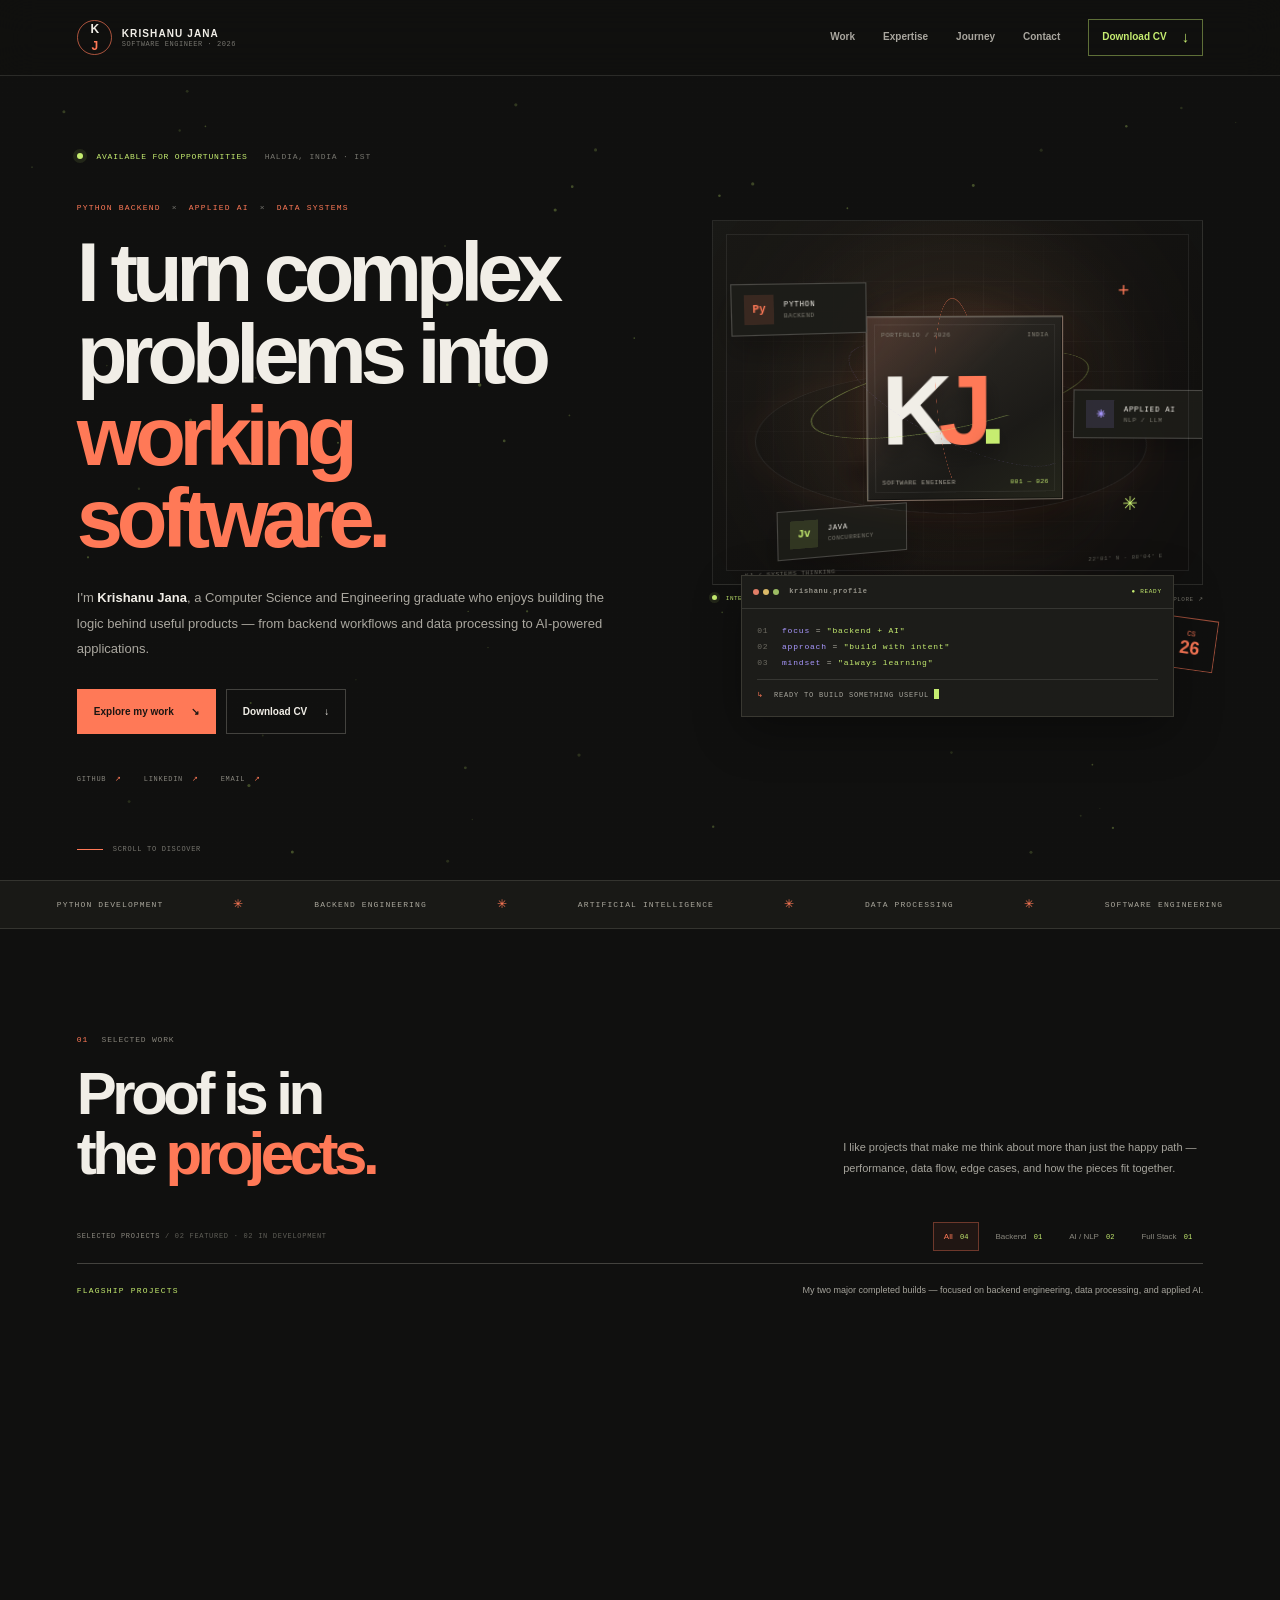
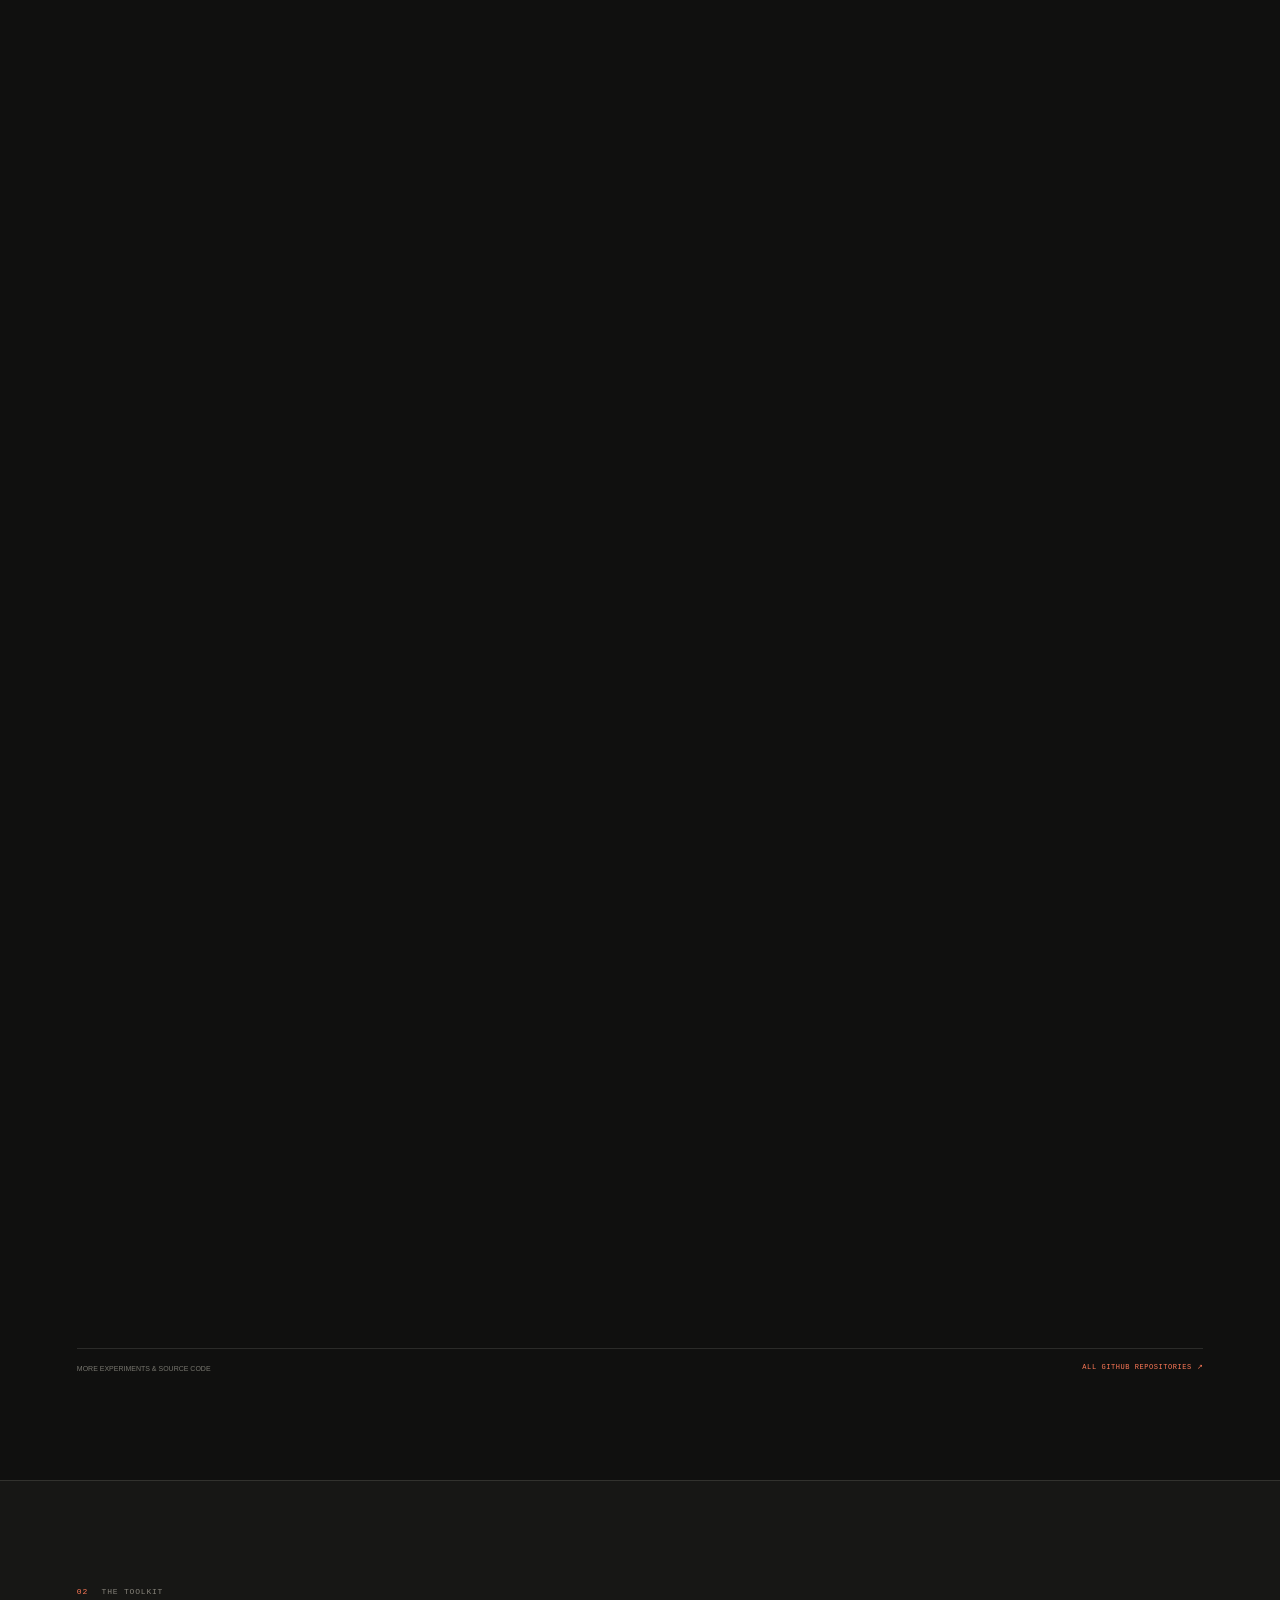
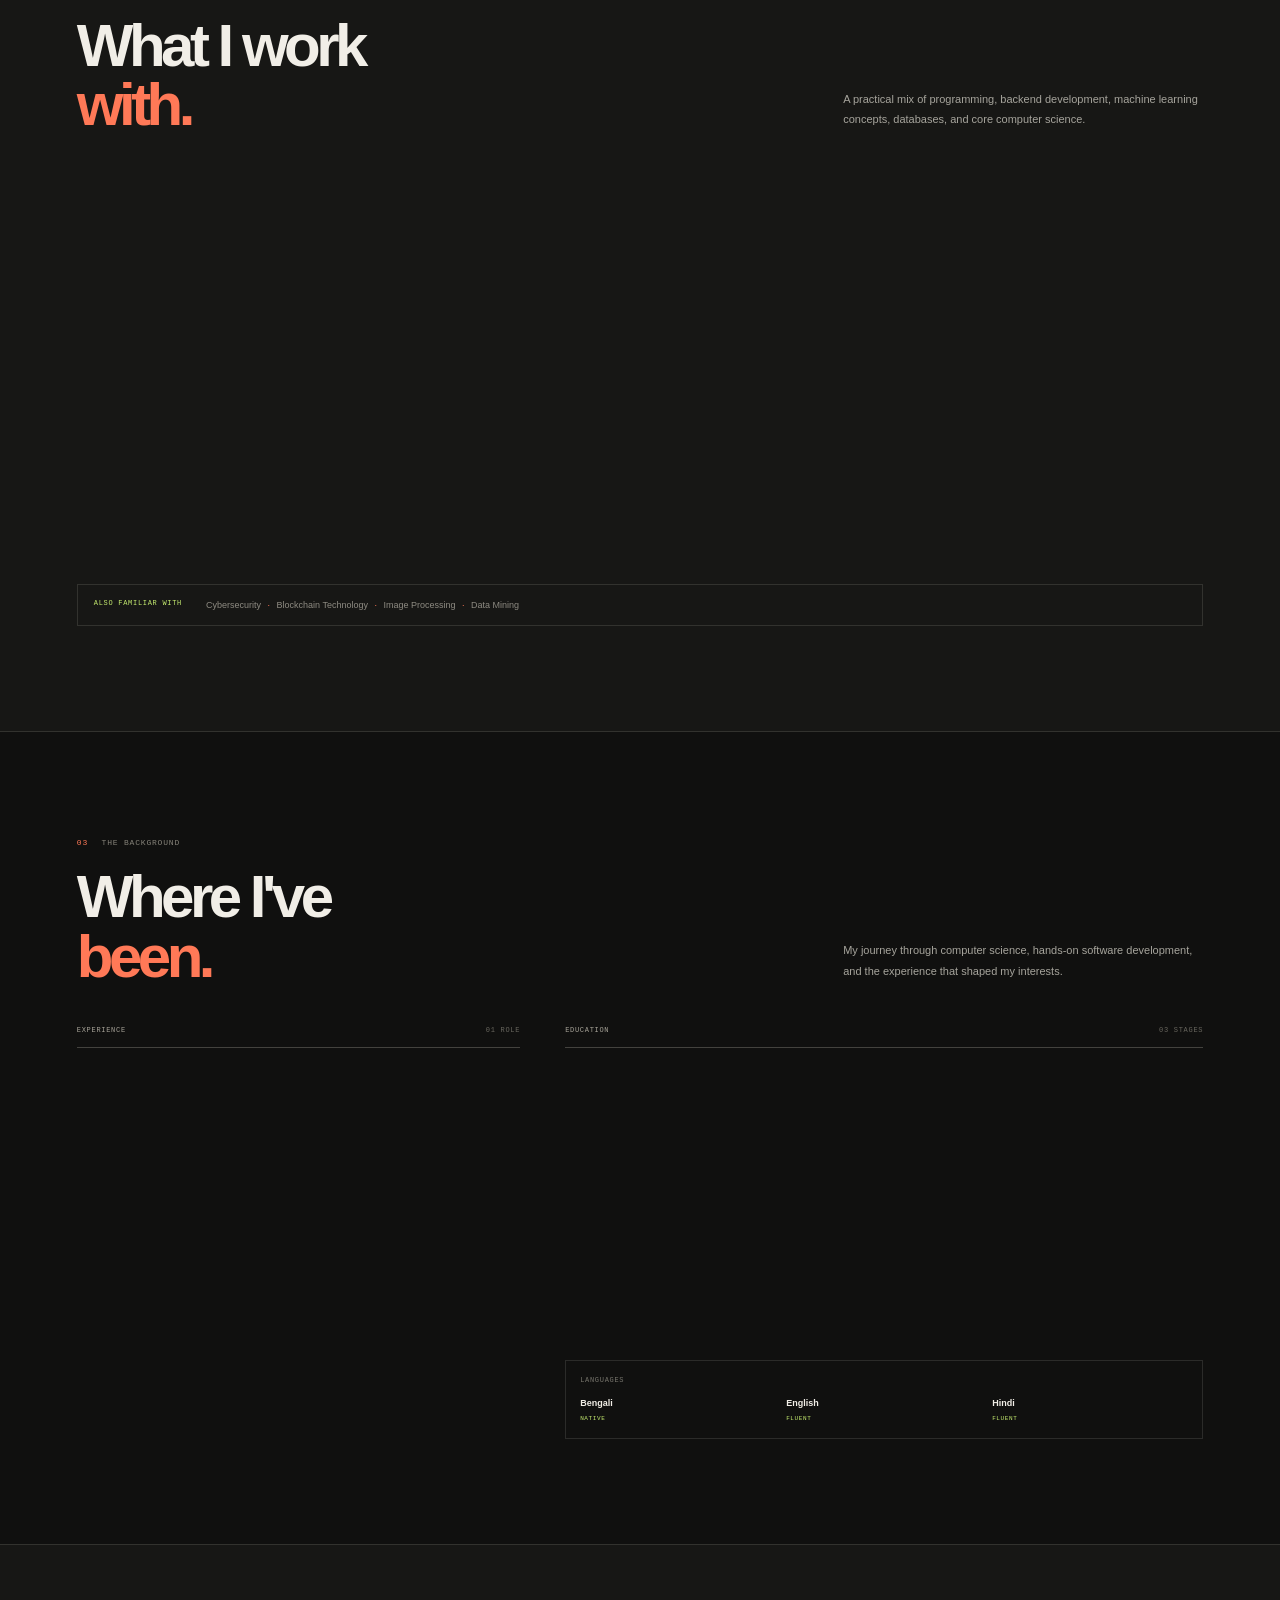
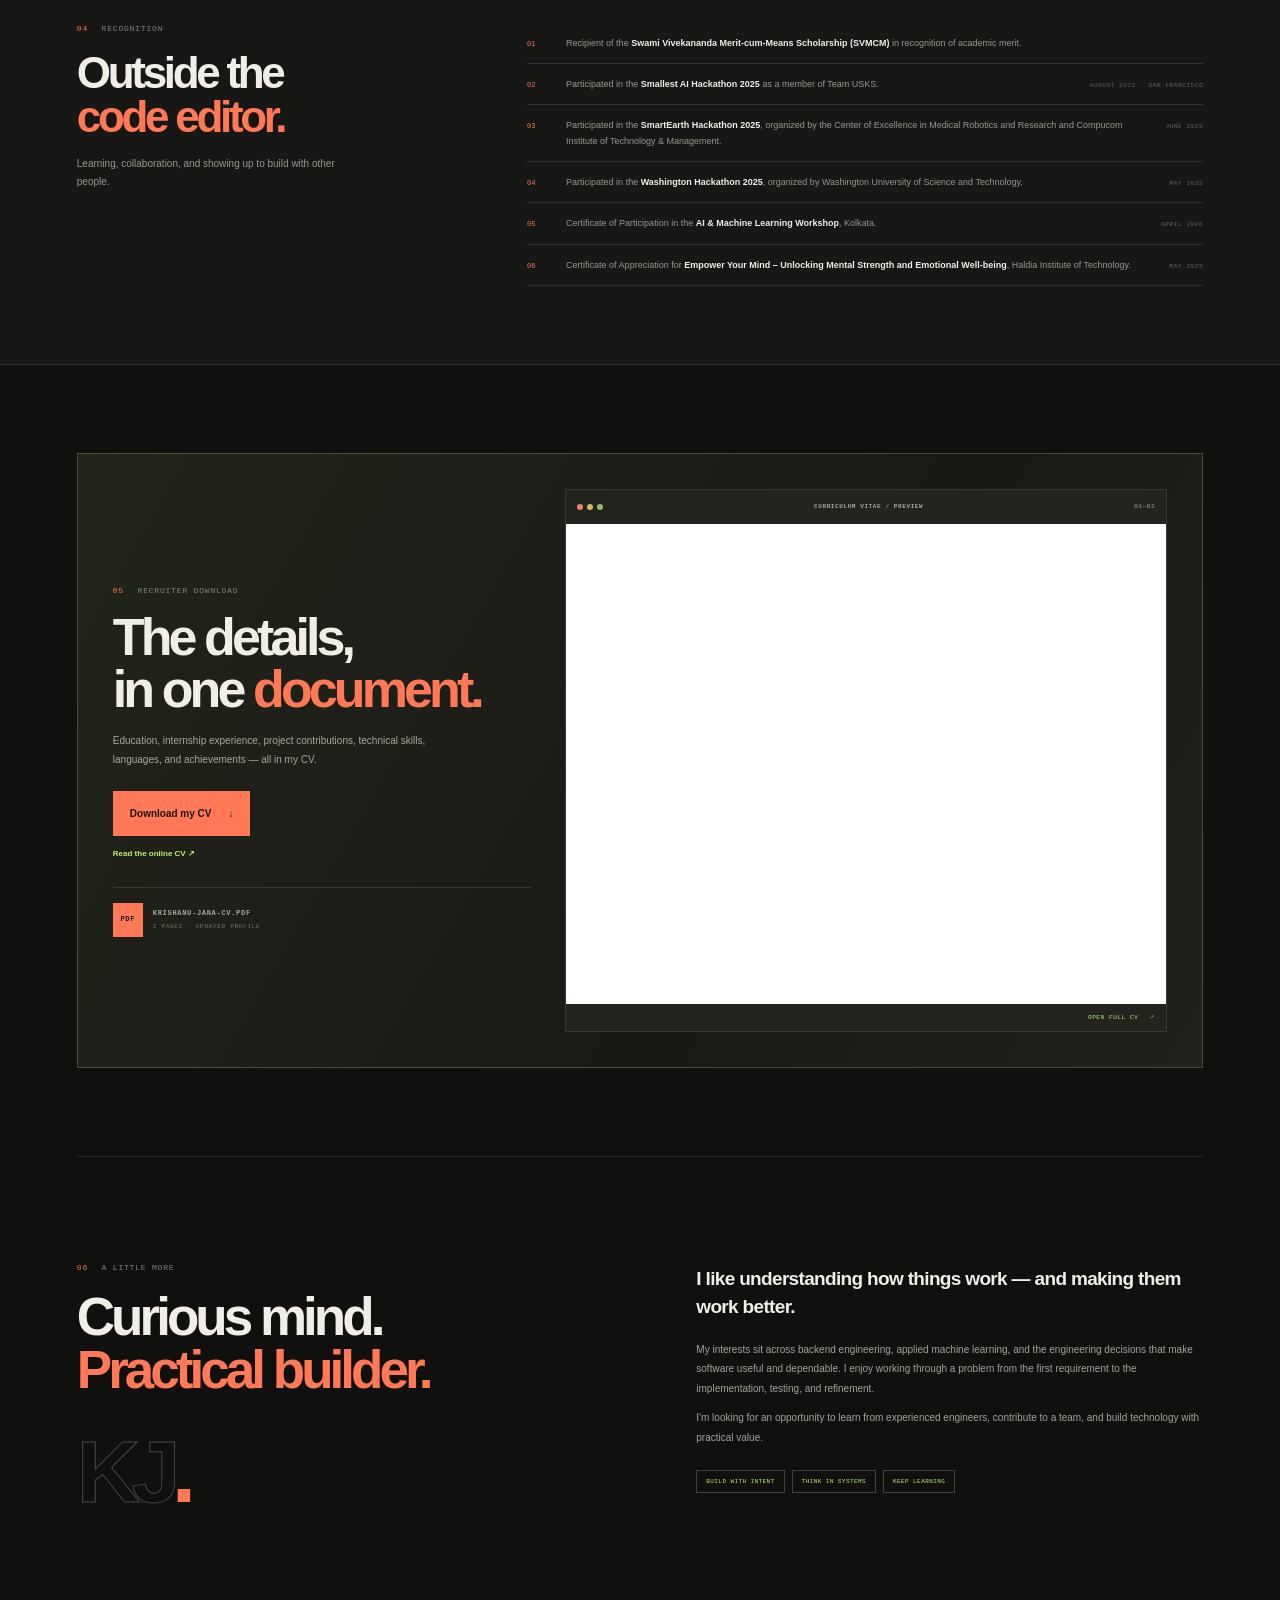
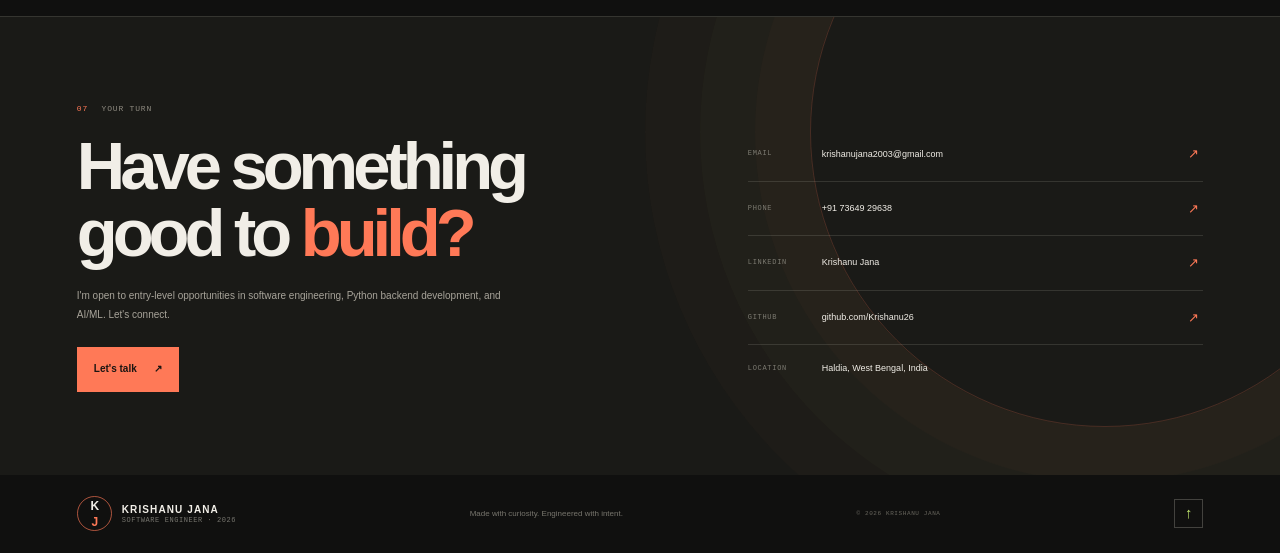
<file: index.html>
<!doctype html>
<html lang="en">
<head>
  <meta charset="utf-8">
  <meta name="viewport" content="width=device-width,initial-scale=1">
  <meta name="description" content="Krishanu Jana — Computer Science and Engineering graduate building Python backend applications, applied AI projects, and reliable data systems.">
  <meta name="theme-color" content="#10100f">
  <meta name="color-scheme" content="dark">
  <meta property="og:type" content="website">
  <meta property="og:title" content="Krishanu Jana — Software Engineer">
  <meta property="og:description" content="Backend engineering, applied AI, and software built with purpose.">
  <meta property="og:url" content="https://krishanu26.github.io/">
  <meta http-equiv="Content-Security-Policy" content="default-src 'self'; script-src 'self'; style-src 'self' https://fonts.googleapis.com; font-src https://fonts.gstatic.com; img-src 'self' data:; frame-src 'self'; connect-src 'self'; object-src 'none'; base-uri 'self'; form-action 'self'">
  <title>Krishanu Jana — Software Engineer</title>
  <link rel="preconnect" href="https://fonts.googleapis.com">
  <link rel="preconnect" href="https://fonts.gstatic.com" crossorigin>
  <link href="https://fonts.googleapis.com/css2?family=DM+Mono:wght@400;500&family=DM+Sans:wght@400;500;600;700&family=Space+Grotesk:wght@400;500;600;700&display=swap" rel="stylesheet">
  <link rel="stylesheet" href="styles.css">
  <script src="script.js" defer></script>
</head>
<body>
  <div class="scroll-progress" aria-hidden="true"></div>
  <a class="skip-link" href="#main">Skip to content</a>

  <header class="site-header">
    <a class="brand" href="#home" aria-label="Krishanu Jana home">
      <span class="brand-symbol">K<span>J</span></span>
      <span class="brand-name">KRISHANU JANA<small>SOFTWARE ENGINEER · 2026</small></span>
    </a>
    <button class="menu-toggle" type="button" aria-expanded="false" aria-controls="primary-nav" aria-label="Toggle navigation"><span></span><span></span></button>
    <nav class="primary-nav" id="primary-nav" aria-label="Main navigation">
      <a href="#work">Work</a>
      <a href="#expertise">Expertise</a>
      <a href="#journey">Journey</a>
      <a href="#contact">Contact</a>
      <a class="nav-cv" id="nav-download-cv" href="cv.html" download>Download CV <span>↓</span></a>
    </nav>
  </header>

  <main id="main">
    <section class="hero section-wrap" id="home">
      <canvas class="particle-field" id="particle-field" aria-hidden="true"></canvas>
      <div class="hero-main">
        <div class="hero-meta">
          <span class="availability"><i></i> AVAILABLE FOR OPPORTUNITIES</span>
          <span class="meta-location">HALDIA, INDIA · IST</span>
        </div>
        <p class="hero-overline">PYTHON BACKEND <b>×</b> APPLIED AI <b>×</b> DATA SYSTEMS</p>
        <h1>I turn complex<br>problems into<br><em>working software.</em></h1>
        <p class="hero-intro">I'm <strong>Krishanu Jana</strong>, a Computer Science and Engineering graduate who enjoys building the logic behind useful products — from backend workflows and data processing to AI-powered applications.</p>
        <div class="hero-buttons">
          <a class="button button-accent" href="#work">Explore my work <span>↘</span></a>
          <a class="button button-ghost" id="download-cv" href="cv.html" download>Download CV <span>↓</span></a>
        </div>
        <div class="hero-social">
          <a href="https://github.com/Krishanu26" target="_blank" rel="noopener noreferrer">GITHUB <span>↗</span></a>
          <a href="https://linkedin.com/in/krishanu-jana-a36847341" target="_blank" rel="noopener noreferrer">LINKEDIN <span>↗</span></a>
          <a href="mailto:krishanujana2003@gmail.com">EMAIL <span>↗</span></a>
        </div>
      </div>

      <div class="hero-side">
        <div class="side-index"><span>INTERACTIVE OBJECT / 001</span><span>BUILT IN 3D CSS</span></div>
        <div class="hero-3d" data-tilt-scene aria-label="Three-dimensional KJ monogram with floating Python, AI and Java technology cards">
          <div class="scene-glow"></div>
          <div class="scene-world">
            <div class="scene-grid"></div>
            <div class="scene-ring scene-ring-one"></div>
            <div class="scene-ring scene-ring-two"></div>
            <div class="scene-ring scene-ring-three"></div>
            <div class="scene-core-shadow"></div>
            <div class="scene-core">
              <div class="core-top"><span>PORTFOLIO / 2026</span><span>INDIA</span></div>
              <div class="core-letters">K<span>J</span><i>.</i></div>
              <div class="core-bottom"><span>SOFTWARE ENGINEER</span><b>001 — 026</b></div>
            </div>
            <div class="tech-float tech-python"><span class="float-symbol">Py</span><span><b>PYTHON</b><small>BACKEND</small></span></div>
            <div class="tech-float tech-ai"><span class="float-symbol">✳</span><span><b>APPLIED AI</b><small>NLP / LLM</small></span></div>
            <div class="tech-float tech-java"><span class="float-symbol">Jv</span><span><b>JAVA</b><small>CONCURRENCY</small></span></div>
            <div class="scene-coordinates">KJ / SYSTEMS THINKING <span>22°01' N · 88°04' E</span></div>
            <span class="scene-cross cross-a">+</span><span class="scene-cross cross-b">✳</span>
          </div>
        </div>
        <div class="scene-caption"><span class="caption-live"><i></i> INTERACTIVE PROFILE</span><span>MOVE YOUR CURSOR TO EXPLORE ↗</span></div>
        <div class="side-console">
          <div class="console-top"><span><i></i><i></i><i></i></span><b>krishanu.profile</b><small>● READY</small></div>
          <div class="console-body">
            <p><span class="console-muted">01</span> <span class="console-key">focus</span> <span>=</span> <em>"backend + AI"</em></p>
            <p><span class="console-muted">02</span> <span class="console-key">approach</span> <span>=</span> <em>"build with intent"</em></p>
            <p><span class="console-muted">03</span> <span class="console-key">mindset</span> <span>=</span> <em>"always learning"</em></p>
            <div class="console-result"><span>↳</span> READY TO BUILD SOMETHING USEFUL<span class="cursor"></span></div>
          </div>
        </div>
        <div class="side-stamp">CS<br><b>26</b></div>
      </div>
      <a class="hero-scroll" href="#work"><span></span> SCROLL TO DISCOVER</a>
    </section>

    <section class="ticker" aria-label="Areas of focus">
      <div class="ticker-track">
        <span>PYTHON DEVELOPMENT</span><i>✳</i><span>BACKEND ENGINEERING</span><i>✳</i><span>ARTIFICIAL INTELLIGENCE</span><i>✳</i><span>DATA PROCESSING</span><i>✳</i><span>SOFTWARE ENGINEERING</span>
      </div>
    </section>

    <section class="work-section section-wrap section-space" id="work">
      <div class="section-heading">
        <div><p class="section-kicker"><span>01</span> SELECTED WORK</p><h2>Proof is in<br>the <em>projects.</em></h2></div>
        <p class="section-summary">I like projects that make me think about more than just the happy path — performance, data flow, edge cases, and how the pieces fit together.</p>
      </div>

      <div class="work-filter-row">
        <span>SELECTED PROJECTS <b> / 02 FEATURED · 02 IN DEVELOPMENT</b></span>
        <div class="project-filters" role="group" aria-label="Filter projects">
          <button class="filter-button is-active" type="button" data-filter="all" aria-pressed="true">All <span>04</span></button>
          <button class="filter-button" type="button" data-filter="backend" aria-pressed="false">Backend <span>01</span></button>
          <button class="filter-button" type="button" data-filter="ai" aria-pressed="false">AI / NLP <span>02</span></button>
          <button class="filter-button" type="button" data-filter="fullstack" aria-pressed="false">Full Stack <span>01</span></button>
        </div>
      </div>

      <div class="featured-projects-heading">
        <span>FLAGSHIP PROJECTS</span>
        <p>My two major completed builds — focused on backend engineering, data processing, and applied AI.</p>
      </div>
      <div class="project-grid">
        <article class="project-card project-featured featured-dataflow reveal" data-category="backend">
                          <div class="project-art dataflow-art">
                            <div class="art-topline"><span>01 / FEATURED · DATA ENGINEERING</span><span>JAVA · SPRING BOOT</span></div>
                            <div class="dataflow-canvas">
                              <div class="data-node source-node"><small>INPUT</small><b>CSV</b><span>RAW DATA</span></div>
                              <div class="connector"><i></i><i></i><i></i></div>
                              <div class="data-node split-node"><small>PARTITION</small><div class="split-stack"><i></i><i></i><i></i><i></i></div></div>
                              <div class="connector"><i></i><i></i><i></i></div>
                              <div class="worker-node"><small>WORKER POOL</small><div class="worker-cells"><i></i><i></i><i></i><i></i><i></i><i></i></div></div>
                              <div class="connector"><i></i><i></i><i></i></div>
                              <div class="data-node output-node"><small>OUTPUT</small><b>Σ</b><span>RESULT</span></div>
                            </div>
                            <div class="art-bottomline"><span>BOUNDED CONCURRENCY</span><span>MAP → PROCESS → REDUCE</span></div>
                            <div class="art-ghost">02</div>
                          </div>
                          <div class="project-info">
                            <div class="project-title-row"><div><span class="project-label">BACKEND · PARALLEL DATA PROCESSING</span><h3>DataFlow</h3><small>JAN 2024 — DEC 2024</small></div><span class="project-number">01</span></div>
                            <p class="project-desc">A MapReduce-style parallel data-processing and analytics engine that partitions CSV datasets, executes work concurrently, and combines results through a bounded worker architecture.</p>
                            <div class="project-details">
                              <div><b>01</b><span>Five analytical operations: COUNT, SUM, AVG, MIN, MAX — with grouped aggregation and BigDecimal precision.</span></div>
                              <div><b>02</b><span>Two-level bounded thread pools, backpressure, queue saturation handling, and graceful shutdown.</span></div>
                              <div><b>03</b><span>Asynchronous REST APIs for CSV ingestion, job submission, monitoring, and result retrieval.</span></div>
                            </div>
                            <div class="tag-list"><span>Java 17</span><span>Spring Boot</span><span>Multithreading</span><span>Maven</span><span>JUnit 5</span></div>
                            <a class="project-link" href="https://github.com/Krishanu26/Dataflow-distributed-engine" target="_blank" rel="noopener noreferrer">EXPLORE REPOSITORY <span>↗</span></a>
                          </div>
                        </article>

        <article class="project-card project-featured project-ai featured-mental reveal" data-category="ai">
                          <div class="project-art mental-art">
                            <div class="art-topline"><span>02 / FEATURED · APPLIED AI</span><span>PYTHON · FLASK</span></div>
                            <div class="assessment-card">
                              <div class="assessment-head"><span>ASSESSMENT ENGINE</span><span>01 — 21</span></div>
                              <div class="assessment-title">A structured<br><em>check-in.</em></div>
                              <div class="assessment-copy">BDI-II QUESTIONNAIRE FLOW</div>
                              <div class="assessment-bars"><i></i><i></i><i></i><i></i><i></i><i></i><i></i><i></i><i></i><i></i><i></i></div>
                              <div class="assessment-foot"><span>RESPONSE</span><span>PROCESSING</span><span>RESULT</span></div>
                            </div>
                            <div class="art-bottomline"><span>BACKEND DEVELOPER &amp; BACKEND LEAD</span><span>JAN 2025 — JUN 2026</span></div>
                            <div class="art-ghost">03</div>
                          </div>
                          <div class="project-info">
                            <div class="project-title-row"><div><span class="project-label">APPLIED AI · HEALTH TECHNOLOGY</span><h3>AI Mental Health Screening and Support System</h3><small>JAN 2025 — JUN 2026</small></div><span class="project-number">02</span></div>
                            <p class="project-desc">A team project combining a structured Beck Depression Inventory (BDI-II) self-assessment workflow with AI-assisted chat support and backend data processing.</p>
                            <div class="role-callout"><span>MY ROLE</span><b>Backend Developer &amp; Backend Lead</b><small>THREE-MEMBER DEVELOPMENT TEAM</small></div>
                            <div class="project-details">
                              <div><b>01</b><span>Led backend development using Python and Flask, coordinating application workflows and integration.</span></div>
                              <div><b>02</b><span>Connected the chatbot, assessment engine, and database components through server-side functionality.</span></div>
                              <div><b>03</b><span>Contributed to response processing, automated score calculation, and severity classification.</span></div>
                            </div>
                            <div class="tag-list"><span>Python</span><span>Flask</span><span>MongoDB</span><span>LLaMA 3</span><span>NLP</span><span>Scikit-learn</span></div>
                            <a class="project-link" href="https://github.com/Krishanu26/AI-Mental-Health-Screening-and-Support-System" target="_blank" rel="noopener noreferrer">EXPLORE REPOSITORY <span>↗</span></a>
                            <p class="project-note">An educational self-assessment project, not a clinical diagnostic service.</p>
                          </div>
                        </article>

        <article class="project-card reveal" data-category="fullstack">
                          <div class="project-art medicine-art">
                            <div class="art-topline"><span>03 / FULL-STACK HEALTH TECH</span><span>JAVA · REACT</span></div>
                            <div class="medicine-board">
                              <div class="medicine-window"><span class="medicine-logo">A<span>+</span></span><b>AushadhiSetu</b><small>MEDICINE ACCESS NETWORK</small></div>
                              <div class="medicine-flow"><span>PATIENT</span><i>↔</i><span>PHARMACY</span></div>
                              <div class="medicine-grid"><div><b>01</b><small>CATALOGUE</small></div><div><b>02</b><small>INVENTORY</small></div><div><b>03</b><small>RESERVATIONS</small></div></div>
                              <div class="medicine-status"><i></i> ROLE-BASED WORKFLOWS</div>
                            </div>
                            <div class="art-bottomline"><span>SPRING BOOT API</span><span>REACT + TYPESCRIPT</span></div>
                          </div>
                          <div class="project-info">
                            <div class="project-title-row"><div><span class="project-label">FULL STACK · HEALTH TECHNOLOGY</span><h3>AushadhiSetu</h3><small class="project-status">IN DEVELOPMENT</small><small>JAVA 21 · REACT · TYPESCRIPT</small></div><span class="project-number">03</span></div>
                            <p class="project-desc">A medicine-discovery and pharmacy-inventory portfolio application connecting patient, pharmacy, and administrator workflows.</p>
                            <div class="project-details">
                              <div><b>01</b><span>Role-based dashboards, JWT authentication, and BCrypt password hashing.</span></div>
                              <div><b>02</b><span>Medicine catalogue, pharmacy availability, batch/expiry tracking, and stock movements.</span></div>
                              <div><b>03</b><span>Reservation states from pending through fulfilment, with cancellation and stock release.</span></div>
                            </div>
                            <div class="tag-list"><span>Java 21</span><span>Spring Boot</span><span>Spring Security</span><span>React</span><span>TypeScript</span><span>Vite</span></div>
                            <a class="project-link" href="https://github.com/Krishanu26/AushadhiSetu" target="_blank" rel="noopener noreferrer">EXPLORE REPOSITORY <span>↗</span></a>
                            <p class="project-note">Educational demo with fictional sample records—not live pharmacy inventory, prescription authorization, or medical advice.</p>
                          </div>
                        </article>

        <article class="project-card reveal" data-category="ai">
                          <div class="project-art civic-art">
                            <div class="art-topline"><span>04 / CIVIC TECHNOLOGY</span><span>PYTHON · FASTAPI</span></div>
                            <div class="civic-board">
                              <div class="civic-board-head"><b>REPORT TRIAGE</b><span>REVIEW QUEUE</span></div>
                              <div class="civic-board-row"><i>⌖</i><span><b>Road damage</b><small>Category suggestion</small></span><em>HIGH</em></div>
                              <div class="civic-board-row"><i>⌁</i><span><b>Streetlight outage</b><small>Duplicate candidate</small></span><em>MED</em></div>
                              <div class="civic-board-row"><i>◈</i><span><b>Drainage issue</b><small>Priority-ranked review</small></span><em>LOW</em></div>
                              <div class="civic-board-foot">CLASSIFY · MATCH · HUMAN REVIEW</div>
                            </div>
                            <div class="art-bottomline"><span>EXPLAINABLE NLP</span><span>HUMAN-IN-THE-LOOP</span></div>
                          </div>
                          <div class="project-info">
                            <div class="project-title-row"><div><span class="project-label">AI · NLP · CIVIC TECHNOLOGY</span><h3>CivicLens AI</h3><small class="project-status">IN DEVELOPMENT</small><small>COMMUNITY REPORT TRIAGE</small></div><span class="project-number">04</span></div>
                            <p class="project-desc">A civic-report triage API that suggests service categories, finds possible duplicate reports, and creates a priority-ranked queue for human review.</p>
                            <div class="project-details">
                              <div><b>01</b><span>Naive Bayes text classification with confidence hints and a small included example dataset.</span></div>
                              <div><b>02</b><span>Inverted-index duplicate lookup, trie-based area suggestions, and heap-based prioritization.</span></div>
                              <div><b>03</b><span>FastAPI with SQLAlchemy, SQLite locally, PostgreSQL deployment configuration, Docker, and tests.</span></div>
                            </div>
                            <div class="tag-list"><span>Python</span><span>FastAPI</span><span>Naive Bayes</span><span>DSA</span><span>PostgreSQL</span><span>Docker</span></div>
                            <a class="project-link" href="https://github.com/Krishanu26/CivicLens-AI" target="_blank" rel="noopener noreferrer">EXPLORE REPOSITORY <span>↗</span></a>
                            <p class="project-note">Suggestions support a human operator; the system does not automatically dispatch or close reports.</p>
                          </div>
                        </article>
      </div>

      <div class="work-footer"><span>MORE EXPERIMENTS &amp; SOURCE CODE</span><a href="https://github.com/Krishanu26?tab=repositories" target="_blank" rel="noopener noreferrer">ALL GITHUB REPOSITORIES ↗</a></div>
    </section>

    <section class="expertise-section section-space" id="expertise">
      <div class="section-wrap">
        <div class="section-heading">
          <div><p class="section-kicker"><span>02</span> THE TOOLKIT</p><h2>What I work<br><em>with.</em></h2></div>
          <p class="section-summary">A practical mix of programming, backend development, machine learning concepts, databases, and core computer science.</p>
        </div>
        <div class="expertise-grid">
          <article class="skill-tile reveal"><span class="skill-glyph">Py</span><span class="skill-count">01 / 06</span><h3>Programming</h3><p>Python, Java, C, C++</p><small>LANGUAGES</small></article>
          <article class="skill-tile reveal"><span class="skill-glyph">API</span><span class="skill-count">02 / 06</span><h3>Backend &amp; APIs</h3><p>Flask, RESTful APIs, backend development</p><small>APPLICATION LOGIC</small></article>
          <article class="skill-tile reveal"><span class="skill-glyph">DB</span><span class="skill-count">03 / 06</span><h3>Databases &amp; Cloud</h3><p>MySQL, MongoDB, Microsoft Azure</p><small>DATA &amp; STORAGE</small></article>
          <article class="skill-tile reveal"><span class="skill-glyph">AI</span><span class="skill-count">04 / 06</span><h3>AI &amp; Machine Learning</h3><p>NLP, Scikit-learn, CountVectorizer, TF-IDF, Logistic Regression, LLaMA 3</p><small>APPLIED INTELLIGENCE</small></article>
          <article class="skill-tile reveal"><span class="skill-glyph">CS</span><span class="skill-count">05 / 06</span><h3>CS Fundamentals</h3><p>OOP, DSA, DAA, DBMS, Operating Systems, Computer Networks, COA</p><small>FOUNDATIONS</small></article>
          <article class="skill-tile reveal"><span class="skill-glyph">⌘</span><span class="skill-count">06 / 06</span><h3>Tools &amp; Engineering</h3><p>Git, GitHub, Maven, JUnit 5, multithreading, concurrency</p><small>DEVELOPER WORKFLOW</small></article>
        </div>
        <div class="additional-skills"><span>ALSO FAMILIAR WITH</span><p>Cybersecurity <i>·</i> Blockchain Technology <i>·</i> Image Processing <i>·</i> Data Mining</p></div>
      </div>
    </section>

    <section class="journey-section section-wrap section-space" id="journey">
      <div class="section-heading">
        <div><p class="section-kicker"><span>03</span> THE BACKGROUND</p><h2>Where I've<br><em>been.</em></h2></div>
        <p class="section-summary">My journey through computer science, hands-on software development, and the experience that shaped my interests.</p>
      </div>
      <div class="journey-columns">
        <div class="experience-column">
          <div class="column-heading"><span>EXPERIENCE</span><small>01 ROLE</small></div>
          <article class="experience-card reveal">
            <div class="experience-date">FEB 2025 <b>—</b> AUG 2025</div>
            <span class="experience-type">PYTHON DEVELOPER INTERN</span>
            <h3>Jadavpur University</h3>
            <p class="experience-subtitle">Department of Computer Science &amp; Engineering</p>
            <p>Designed and developed a Python-based BDI-II assessment application with a 21-question questionnaire and structured assessment workflows. Built backend logic for response handling, data processing, automated score calculation, and severity classification.</p>
            <div class="tag-list"><span>Python</span><span>Flask</span><span>Backend Development</span></div>
          </article>
        </div>
        <div class="education-column">
          <div class="column-heading"><span>EDUCATION</span><small>03 STAGES</small></div>
          <article class="education-row reveal"><span>2023 — 2026</span><div><small>B.TECH · COMPUTER SCIENCE &amp; ENGINEERING</small><h3>Haldia Institute of Technology</h3><p>Maulana Abul Kalam Azad University of Technology</p></div><b>7.33</b></article>
          <article class="education-row reveal"><span>2019 — 2022</span><div><small>DIPLOMA · COMPUTER SCIENCE &amp; TECHNOLOGY</small><h3>Global Institute of Science &amp; Technology</h3><p>West Bengal State Council of Technical Education</p></div><b>8.0</b></article>
          <article class="education-row reveal"><span>2019</span><div><small>SECONDARY EDUCATION</small><h3>Rampur Vivekananda Mission Vidyamandir</h3><p>West Bengal Board of Secondary Education</p></div><b>45.8%</b></article>
          <div class="language-panel"><span>LANGUAGES</span><div><b>Bengali</b><small>NATIVE</small></div><div><b>English</b><small>FLUENT</small></div><div><b>Hindi</b><small>FLUENT</small></div></div>
        </div>
      </div>
    </section>

    <section class="recognition-section">
      <div class="section-wrap recognition-layout">
        <div><p class="section-kicker"><span>04</span> RECOGNITION</p><h2>Outside the<br><em>code editor.</em></h2><p>Learning, collaboration, and showing up to build with other people.</p></div>
        <div class="achievement-list">
          <article><span>01</span><p>Recipient of the <b>Swami Vivekananda Merit-cum-Means Scholarship (SVMCM)</b> in recognition of academic merit.</p></article>
          <article><span>02</span><p>Participated in the <b>Smallest AI Hackathon 2025</b> as a member of Team USKS.</p><small>AUGUST 2025 · SAN FRANCISCO</small></article>
          <article><span>03</span><p>Participated in the <b>SmartEarth Hackathon 2025</b>, organized by the Center of Excellence in Medical Robotics and Research and Compucom Institute of Technology &amp; Management.</p><small>JUNE 2025</small></article>
          <article><span>04</span><p>Participated in the <b>Washington Hackathon 2025</b>, organized by Washington University of Science and Technology.</p><small>MAY 2025</small></article>
          <article><span>05</span><p>Certificate of Participation in the <b>AI &amp; Machine Learning Workshop</b>, Kolkata.</p><small>APRIL 2026</small></article>
          <article><span>06</span><p>Certificate of Appreciation for <b>Empower Your Mind – Unlocking Mental Strength and Emotional Well-being</b>, Haldia Institute of Technology.</p><small>MAY 2025</small></article>
        </div>
      </div>
    </section>

    <section class="resume-section section-wrap section-space" id="resume">
      <div class="resume-panel">
        <div class="resume-copy">
          <p class="section-kicker"><span>05</span> RECRUITER DOWNLOAD</p>
          <h2>The details,<br>in one <em>document.</em></h2>
          <p>Education, internship experience, project contributions, technical skills, languages, and achievements — all in my CV.</p>
          <a class="button button-accent cv-download" href="cv.html" download>Download my CV <span>↓</span></a>
          <a class="resume-read" href="cv.html" target="_blank" rel="noopener noreferrer">Read the online CV ↗</a>
          <div class="resume-file"><span class="pdf-icon">PDF</span><span><b>KRISHANU-JANA-CV.PDF</b><small>2 PAGES · UPDATED PROFILE</small></span></div>
        </div>
        <div class="resume-screen">
          <div class="screen-top"><span><i></i><i></i><i></i></span><b>CURRICULUM VITAE / PREVIEW</b><span>01—02</span></div>
          <iframe src="cv.html" title="Preview of Krishanu Jana's CV" loading="lazy"></iframe>
          <a href="cv.html" target="_blank" rel="noopener noreferrer">OPEN FULL CV <span>↗</span></a>
        </div>
      </div>
    </section>

    <section class="about-section section-wrap section-space" id="about">
      <div class="about-left"><p class="section-kicker"><span>06</span> A LITTLE MORE</p><h2>Curious mind.<br><em>Practical builder.</em></h2><div class="about-mark">KJ<span>.</span></div></div>
      <div class="about-right"><p class="about-lead">I like understanding how things work — and making them work better.</p><p>My interests sit across backend engineering, applied machine learning, and the engineering decisions that make software useful and dependable. I enjoy working through a problem from the first requirement to the implementation, testing, and refinement.</p><p>I'm looking for an opportunity to learn from experienced engineers, contribute to a team, and build technology with practical value.</p><div class="about-principles"><span>BUILD WITH INTENT</span><span>THINK IN SYSTEMS</span><span>KEEP LEARNING</span></div></div>
    </section>

    <section class="contact-section" id="contact">
      <div class="contact-noise" aria-hidden="true"></div>
      <div class="section-wrap contact-layout">
        <div class="contact-message"><p class="section-kicker"><span>07</span> YOUR TURN</p><h2>Have something<br>good to <em>build?</em></h2><p>I'm open to entry-level opportunities in software engineering, Python backend development, and AI/ML. Let's connect.</p><a class="button button-accent" href="mailto:krishanujana2003@gmail.com">Let's talk <span>↗</span></a></div>
        <div class="contact-info">
          <a href="mailto:krishanujana2003@gmail.com"><small>EMAIL</small><b>krishanujana2003@gmail.com</b><span>↗</span></a>
          <a href="tel:+917364929638"><small>PHONE</small><b>+91 73649 29638</b><span>↗</span></a>
          <a href="https://linkedin.com/in/krishanu-jana-a36847341" target="_blank" rel="noopener noreferrer"><small>LINKEDIN</small><b>Krishanu Jana</b><span>↗</span></a>
          <a href="https://github.com/Krishanu26" target="_blank" rel="noopener noreferrer"><small>GITHUB</small><b>github.com/Krishanu26</b><span>↗</span></a>
          <div><small>LOCATION</small><b>Haldia, West Bengal, India</b></div>
        </div>
      </div>
    </section>
  </main>

  <footer class="site-footer">
    <a class="brand" href="#home"><span class="brand-symbol">K<span>J</span></span><span class="brand-name">KRISHANU JANA<small>SOFTWARE ENGINEER · 2026</small></span></a>
    <p>Made with curiosity. Engineered with intent.</p>
    <span>© <span id="current-year">2026</span> KRISHANU JANA</span>
    <a class="back-top" href="#home" aria-label="Back to top">↑</a>
  </footer>
</body>
</html>
</file>
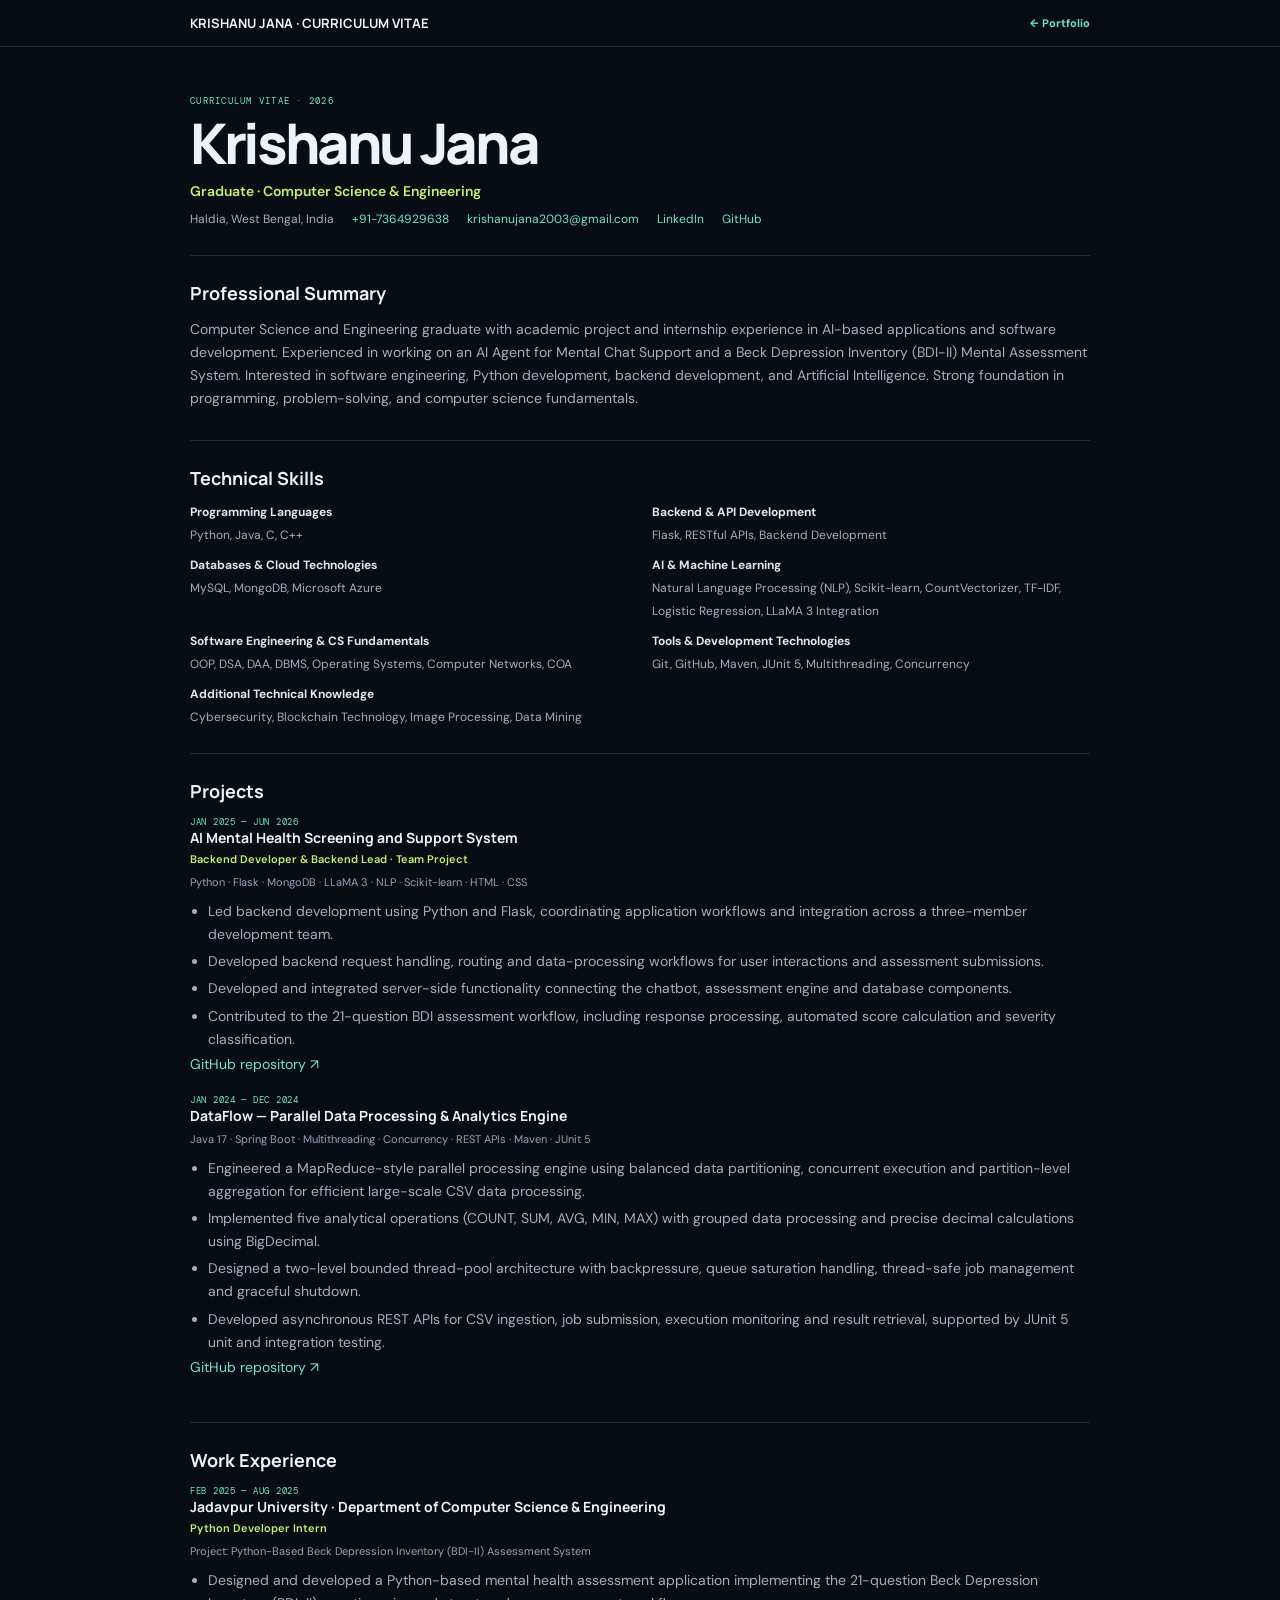
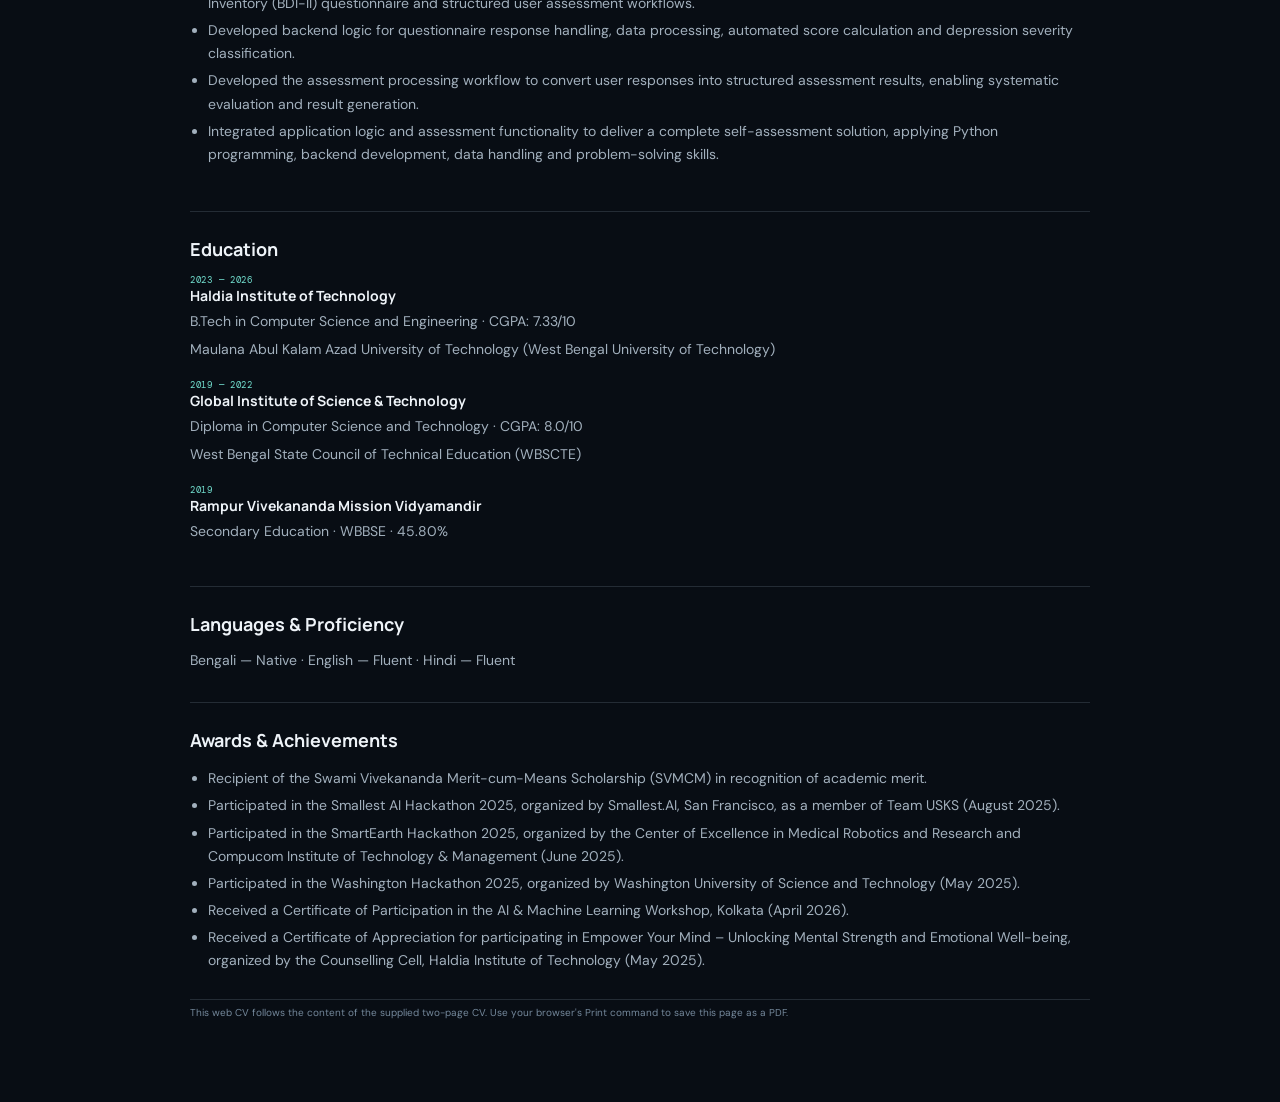
<file: cv.html>
<!doctype html>
<html lang="en">
<head>
<meta charset="utf-8">
<meta name="viewport" content="width=device-width, initial-scale=1">
<meta name="description" content="Curriculum vitae of Krishanu Jana, Computer Science and Engineering graduate.">
<meta name="theme-color" content="#080d14">
<title>Krishanu Jana — Curriculum Vitae</title>
<link rel="preconnect" href="https://fonts.googleapis.com">
<link rel="preconnect" href="https://fonts.gstatic.com" crossorigin>
<link href="https://fonts.googleapis.com/css2?family=DM+Mono:wght@400;500&family=DM+Sans:wght@400;500;600;700&family=Manrope:wght@500;600;700;800&display=swap" rel="stylesheet">
<style>
:root{color-scheme:dark;--bg:#080d14;--panel:#101a26;--ink:#eef3f8;--muted:#a2b0bd;--line:rgba(181,202,222,.16);--cyan:#73e0d0;--lime:#c4f078;--mono:"DM Mono",monospace;--sans:"DM Sans",Arial,sans-serif;--display:"Manrope",sans-serif}
*{box-sizing:border-box}body{margin:0;background:var(--bg);color:var(--ink);font:14px/1.65 var(--sans)}a{color:var(--cyan);text-decoration:none}.top{position:sticky;top:0;z-index:2;display:flex;justify-content:space-between;align-items:center;padding:14px max(calc((100% - 900px)/2),5%);border-bottom:1px solid var(--line);background:rgba(8,13,20,.94);backdrop-filter:blur(16px)}.top b{font:700 13px var(--display)}.top a{font-size:11px;font-weight:700}.wrap{width:min(900px,90%);margin:48px auto 80px}.eyebrow{color:var(--cyan);font:9px var(--mono);letter-spacing:.14em}.hero{padding-bottom:25px;border-bottom:1px solid var(--line)}h1{margin:7px 0 0;font:800 clamp(36px,6vw,56px)/1.05 var(--display);letter-spacing:-.06em}.subtitle{margin:7px 0;color:var(--lime);font-weight:600}.meta{display:flex;flex-wrap:wrap;gap:8px 18px;color:var(--muted);font-size:12px}.section{padding:25px 0;border-bottom:1px solid var(--line)}h2{margin:0 0 13px;font:700 18px var(--display)}h3{margin:0 0 3px;font:700 14px var(--display)}p{margin:5px 0;color:var(--muted)}.item{margin:0 0 18px}.date{color:var(--cyan);font:9px var(--mono);letter-spacing:.08em}.role{color:var(--lime);font-size:11px;font-weight:600}.tags{color:#92a4b3;font-size:11px}.bullets{margin:7px 0 0;padding-left:18px;color:var(--muted)}li{padding:2px 0}.grid{display:grid;grid-template-columns:1fr 1fr;gap:10px 24px}.skill b{display:block;color:#dce7ee;font-size:12px}.skill span{color:var(--muted);font-size:12px}.note{color:#74889b;font-size:10px}@media(max-width:600px){.wrap{margin-top:30px}.grid{grid-template-columns:1fr}.top{padding-inline:5%}}@media print{ @page{size:A4;margin:15mm} :root{color-scheme:light}body{background:white;color:#111;font-size:10pt}.top{display:none}.wrap{width:100%;margin:0}.hero,.section{border-color:#bbb;break-inside:avoid}h1,h2,h3,.skill b{color:#111}.eyebrow,.date,.role{color:#126d68}.subtitle{color:#426b21}.meta,p,.bullets,.skill span,.tags{color:#333}.section{padding:13px 0}.item{margin-bottom:10px}a{color:#111}}
</style>
</head>
<body>
<header class="top"><b>KRISHANU JANA · CURRICULUM VITAE</b><a href="index.html">← Portfolio</a></header>
<main class="wrap">
<section class="hero"><p class="eyebrow">CURRICULUM VITAE · 2026</p><h1>Krishanu Jana</h1><p class="subtitle">Graduate · Computer Science &amp; Engineering</p><div class="meta"><span>Haldia, West Bengal, India</span><a href="tel:+917364929638">+91-7364929638</a><a href="mailto:krishanujana2003@gmail.com">krishanujana2003@gmail.com</a><a href="https://linkedin.com/in/krishanu-jana-a36847341">LinkedIn</a><a href="https://github.com/Krishanu26">GitHub</a></div></section>
<section class="section"><h2>Professional Summary</h2><p>Computer Science and Engineering graduate with academic project and internship experience in AI-based applications and software development. Experienced in working on an AI Agent for Mental Chat Support and a Beck Depression Inventory (BDI-II) Mental Assessment System. Interested in software engineering, Python development, backend development, and Artificial Intelligence. Strong foundation in programming, problem-solving, and computer science fundamentals.</p></section>
<section class="section"><h2>Technical Skills</h2><div class="grid">
<div class="skill"><b>Programming Languages</b><span>Python, Java, C, C++</span></div>
<div class="skill"><b>Backend &amp; API Development</b><span>Flask, RESTful APIs, Backend Development</span></div>
<div class="skill"><b>Databases &amp; Cloud Technologies</b><span>MySQL, MongoDB, Microsoft Azure</span></div>
<div class="skill"><b>AI &amp; Machine Learning</b><span>Natural Language Processing (NLP), Scikit-learn, CountVectorizer, TF-IDF, Logistic Regression, LLaMA 3 Integration</span></div>
<div class="skill"><b>Software Engineering &amp; CS Fundamentals</b><span>OOP, DSA, DAA, DBMS, Operating Systems, Computer Networks, COA</span></div>
<div class="skill"><b>Tools &amp; Development Technologies</b><span>Git, GitHub, Maven, JUnit 5, Multithreading, Concurrency</span></div>
<div class="skill"><b>Additional Technical Knowledge</b><span>Cybersecurity, Blockchain Technology, Image Processing, Data Mining</span></div>
</div></section>
<section class="section"><h2>Projects</h2>
<div class="item"><div class="date">JAN 2025 — JUN 2026</div><h3>AI Mental Health Screening and Support System</h3><div class="role">Backend Developer &amp; Backend Lead · Team Project</div><p class="tags">Python · Flask · MongoDB · LLaMA 3 · NLP · Scikit-learn · HTML · CSS</p><ul class="bullets"><li>Led backend development using Python and Flask, coordinating application workflows and integration across a three-member development team.</li><li>Developed backend request handling, routing and data-processing workflows for user interactions and assessment submissions.</li><li>Developed and integrated server-side functionality connecting the chatbot, assessment engine and database components.</li><li>Contributed to the 21-question BDI assessment workflow, including response processing, automated score calculation and severity classification.</li></ul><a href="https://github.com/Krishanu26/AI-Mental-Health-Screening-and-Support-System">GitHub repository ↗</a></div>
<div class="item"><div class="date">JAN 2024 — DEC 2024</div><h3>DataFlow — Parallel Data Processing &amp; Analytics Engine</h3><p class="tags">Java 17 · Spring Boot · Multithreading · Concurrency · REST APIs · Maven · JUnit 5</p><ul class="bullets"><li>Engineered a MapReduce-style parallel processing engine using balanced data partitioning, concurrent execution and partition-level aggregation for efficient large-scale CSV data processing.</li><li>Implemented five analytical operations (COUNT, SUM, AVG, MIN, MAX) with grouped data processing and precise decimal calculations using BigDecimal.</li><li>Designed a two-level bounded thread-pool architecture with backpressure, queue saturation handling, thread-safe job management and graceful shutdown.</li><li>Developed asynchronous REST APIs for CSV ingestion, job submission, execution monitoring and result retrieval, supported by JUnit 5 unit and integration testing.</li></ul><a href="https://github.com/Krishanu26/Dataflow-distributed-engine">GitHub repository ↗</a></div>
</section>
<section class="section"><h2>Work Experience</h2><div class="item"><div class="date">FEB 2025 — AUG 2025</div><h3>Jadavpur University · Department of Computer Science &amp; Engineering</h3><div class="role">Python Developer Intern</div><p class="tags">Project: Python-Based Beck Depression Inventory (BDI-II) Assessment System</p><ul class="bullets"><li>Designed and developed a Python-based mental health assessment application implementing the 21-question Beck Depression Inventory (BDI-II) questionnaire and structured user assessment workflows.</li><li>Developed backend logic for questionnaire response handling, data processing, automated score calculation and depression severity classification.</li><li>Developed the assessment processing workflow to convert user responses into structured assessment results, enabling systematic evaluation and result generation.</li><li>Integrated application logic and assessment functionality to deliver a complete self-assessment solution, applying Python programming, backend development, data handling and problem-solving skills.</li></ul></div></section>
<section class="section"><h2>Education</h2><div class="item"><div class="date">2023 — 2026</div><h3>Haldia Institute of Technology</h3><p>B.Tech in Computer Science and Engineering · CGPA: 7.33/10</p><p>Maulana Abul Kalam Azad University of Technology (West Bengal University of Technology)</p></div><div class="item"><div class="date">2019 — 2022</div><h3>Global Institute of Science &amp; Technology</h3><p>Diploma in Computer Science and Technology · CGPA: 8.0/10</p><p>West Bengal State Council of Technical Education (WBSCTE)</p></div><div class="item"><div class="date">2019</div><h3>Rampur Vivekananda Mission Vidyamandir</h3><p>Secondary Education · WBBSE · 45.80%</p></div></section>
<section class="section"><h2>Languages &amp; Proficiency</h2><p>Bengali — Native · English — Fluent · Hindi — Fluent</p></section>
<section class="section"><h2>Awards &amp; Achievements</h2><ul class="bullets"><li>Recipient of the Swami Vivekananda Merit-cum-Means Scholarship (SVMCM) in recognition of academic merit.</li><li>Participated in the Smallest AI Hackathon 2025, organized by Smallest.AI, San Francisco, as a member of Team USKS (August 2025).</li><li>Participated in the SmartEarth Hackathon 2025, organized by the Center of Excellence in Medical Robotics and Research and Compucom Institute of Technology &amp; Management (June 2025).</li><li>Participated in the Washington Hackathon 2025, organized by Washington University of Science and Technology (May 2025).</li><li>Received a Certificate of Participation in the AI &amp; Machine Learning Workshop, Kolkata (April 2026).</li><li>Received a Certificate of Appreciation for participating in Empower Your Mind – Unlocking Mental Strength and Emotional Well-being, organized by the Counselling Cell, Haldia Institute of Technology (May 2025).</li></ul></section>
<p class="note">This web CV follows the content of the supplied two-page CV. Use your browser's Print command to save this page as a PDF.</p>
</main>
</body></html>
</file>
<file: styles.css>
:root {
  color-scheme: dark;
  --bg: #10100f;
  --bg-2: #171715;
  --panel: #1d1d1a;
  --panel-2: #23231f;
  --paper: #f1eee7;
  --ink: #f0eee8;
  --muted: #a6a49c;
  --dim: #77766f;
  --line: rgba(231,226,213,.13);
  --line-strong: rgba(231,226,213,.24);
  --accent: #ff7957;
  --acid: #c6ed70;
  --violet: #a998ff;
  --mono: "DM Mono", "Courier New", monospace;
  --sans: "DM Sans", Arial, sans-serif;
  --display: "Space Grotesk", "DM Sans", Arial, sans-serif;
}
* { box-sizing: border-box; }
html { scroll-behavior: smooth; scroll-padding-top: 84px; }
body { margin: 0; background: var(--bg); color: var(--ink); font: 15px/1.65 var(--sans); -webkit-font-smoothing: antialiased; }
body::before { position: fixed; inset: 0; z-index: -1; pointer-events: none; background-image: radial-gradient(rgba(245,239,225,.16) .6px,transparent .7px); background-size: 5px 5px; opacity: .08; content: ""; }
a { color: inherit; text-decoration: none; }
button { color: inherit; font: inherit; }
::selection { background: rgba(255,121,87,.34); color: white; }
:focus-visible { outline: 2px solid var(--acid); outline-offset: 4px; }
.skip-link { position: fixed; top: 10px; left: 10px; z-index: 100; padding: 9px 13px; transform: translateY(-160%); background: var(--acid); color: #151612; font-weight: 700; }.skip-link:focus { transform: translateY(0); }
.scroll-progress { position: fixed; top: 0; left: 0; z-index: 90; width: 0; height: 2px; background: linear-gradient(90deg,var(--accent),var(--acid)); }
.section-wrap { width: min(1160px,88%); margin-inline: auto; }.section-space { padding-top: 105px; padding-bottom: 105px; }
.site-header { position: sticky; top: 0; z-index: 50; display: flex; height: 76px; align-items: center; justify-content: space-between; padding: 0 max(calc((100vw - 1160px)/2),6%); border-bottom: 1px solid var(--line); background: rgba(16,16,15,.88); backdrop-filter: blur(18px); }
.brand { display: inline-flex; align-items: center; gap: 10px; }.brand-symbol { display: grid; width: 35px; height: 35px; place-items: center; border: 1px solid rgba(255,121,87,.65); border-radius: 50%; color: var(--paper); font: 700 12px var(--display); letter-spacing: -.08em; }.brand-symbol span { color: var(--accent); }
.brand-name { display: flex; flex-direction: column; gap: 1px; color: var(--paper); font: 700 10px var(--display); letter-spacing: .11em; }.brand-name small { color: var(--dim); font: 7px var(--mono); letter-spacing: .08em; }
.primary-nav { display: flex; align-items: center; gap: 28px; color: #aaa79f; font-size: 10px; font-weight: 600; }.primary-nav a { transition: color .2s ease,border-color .2s ease,background .2s ease; }.primary-nav a:hover { color: var(--acid); }
.primary-nav .nav-cv { display: inline-flex; min-height: 37px; align-items: center; gap: 15px; padding: 0 13px; border: 1px solid rgba(198,237,112,.43); color: var(--acid); }.primary-nav .nav-cv:hover { background: rgba(198,237,112,.08); }.nav-cv span { font-size: 15px; }
.menu-toggle { display: none; }
.hero { position: relative; display: grid; min-height: 650px; grid-template-columns: 1.08fr .92fr; align-items: center; gap: 58px; padding-top: 75px; padding-bottom: 95px; }
.hero-main { position: relative; z-index: 2; }.hero-meta { display: flex; flex-wrap: wrap; align-items: center; gap: 17px; margin-bottom: 38px; }
.availability,.meta-location,.hero-overline,.hero-social a,.side-index,.orbit-label,.console-top,.console-body,.hero-scroll,.section-kicker,.work-filter-row>span,.art-topline,.art-bottomline,.project-label,.project-title-row small,.project-number,.project-link,.project-details b,.project-details,.skill-count,.skill-tile>small,.additional-skills>span,.column-heading,.experience-date,.experience-type,.education-row>span,.education-row small,.language-panel>span,.language-panel small,.achievement-list>span,.achievement-list small,.resume-file,.screen-top,.resume-screen>a,.contact-info small,.site-footer>span { font: 8px/1.6 var(--mono); letter-spacing: .1em; }
.availability { color: var(--acid); }.availability i { display: inline-block; width: 6px; height: 6px; margin-right: 8px; border-radius: 50%; background: var(--acid); box-shadow: 0 0 0 4px rgba(198,237,112,.1); }.meta-location { color: var(--dim); }.hero-overline { margin: 0 0 17px; color: var(--accent); font-size: 8px; letter-spacing: .15em; }.hero-overline b { padding: 0 5px; color: var(--dim); font-weight: 400; }
.hero h1 { margin: 0; color: var(--paper); font: 700 clamp(54px,6.5vw,83px)/.99 var(--display); letter-spacing: -.075em; }.hero h1 em { color: var(--accent); font-style: normal; }
.hero-intro { max-width: 555px; margin: 25px 0 0; color: #aaa79f; font-size: 13px; line-height: 1.95; }.hero-intro strong { color: var(--paper); font-weight: 700; }
.hero-buttons { display: flex; flex-wrap: wrap; gap: 10px; margin-top: 28px; }.button { display: inline-flex; min-height: 45px; align-items: center; justify-content: center; gap: 17px; padding: 0 16px; border: 1px solid transparent; font-size: 10px; font-weight: 700; transition: transform .2s ease,background .2s ease,border-color .2s ease; }.button:hover { transform: translateY(-2px); }.button-accent { background: var(--accent); color: #1b1512; }.button-accent:hover { background: #ff967b; }.button-ghost { border-color: var(--line-strong); color: var(--paper); }.button-ghost:hover { border-color: var(--acid); color: var(--acid); }
.hero-social { display: flex; flex-wrap: wrap; gap: 22px; margin-top: 40px; }.hero-social a { color: #87857d; font-size: 7px; transition: color .2s ease; }.hero-social a:hover { color: var(--acid); }.hero-social span { margin-left: 4px; color: var(--accent); }
.hero-side { position: relative; min-height: 475px; display: flex; flex-direction: column; justify-content: center; }.side-index { position: absolute; top: 0; right: 0; left: 0; display: flex; justify-content: space-between; color: #77766f; font-size: 7px; }.monogram-stage { position: relative; display: grid; width: 100%; height: 355px; place-items: center; overflow: hidden; border: 1px solid var(--line); background: radial-gradient(circle at 50% 50%,rgba(255,121,87,.105),transparent 48%),#151513; }
.monogram-grid { position: absolute; inset: 0; background-image: linear-gradient(rgba(234,229,216,.06) 1px,transparent 1px),linear-gradient(90deg,rgba(234,229,216,.06) 1px,transparent 1px); background-size: 32px 32px; mask-image: radial-gradient(ellipse,black,transparent 76%); }
.monogram-outline { position: absolute; color: transparent; -webkit-text-stroke: 1px rgba(241,238,231,.17); font: 700 300px/.8 var(--display); letter-spacing: -.12em; transform: translateX(-15px); }.monogram-core { position: relative; z-index: 2; color: var(--paper); font: 700 130px/.9 var(--display); letter-spacing: -.12em; text-shadow: 0 13px 45px rgba(0,0,0,.35); }.monogram-core span { color: var(--accent); }
.orbit { position: absolute; width: 310px; height: 140px; border: 1px solid rgba(198,237,112,.27); border-radius: 50%; transform: rotate(-31deg); }.orbit-b { width: 360px; height: 180px; border-color: rgba(255,121,87,.25); transform: rotate(42deg); }
.orbit-label { position: absolute; color: var(--acid); font-size: 7px; }.orbit-label-one { top: 32px; left: 25px; }.orbit-label-two { right: 28px; bottom: 29px; color: var(--accent); }.spark { position: absolute; z-index: 3; color: var(--acid); font-size: 26px; }.spark-one { top: 63px; right: 75px; }.spark-two { bottom: 58px; left: 77px; color: var(--accent); }
.side-console { position: relative; z-index: 4; width: 88%; margin: -28px auto 0; border: 1px solid #393831; background: #1c1c19; box-shadow: 0 15px 45px rgba(0,0,0,.32); }.console-top { display: flex; height: 33px; align-items: center; gap: 10px; padding: 0 11px; border-bottom: 1px solid var(--line); color: #96948a; font-size: 7px; }.console-top>span { display: flex; gap: 4px; }.console-top i { width: 6px; height: 6px; border-radius: 50%; background: #e17e67; }.console-top i:nth-child(2){background:#dbba68}.console-top i:nth-child(3){background:#9dbd64}.console-top small { margin-left: auto; color: var(--acid); font-size: 6px; }
.console-body { padding: 13px 15px 14px; color: #b7b4a9; font-size: 8px; }.console-body p { margin: 3px 0; }.console-muted { padding-right: 8px; color: #6c6a61; }.console-key { color: #a998ff; }.console-body em { color: var(--acid); font-style: normal; }.console-result { margin-top: 10px; padding-top: 9px; border-top: 1px solid var(--line); color: #aaa89f; font-size: 7px; }.console-result>span { padding-right: 5px; color: var(--accent); }
.cursor { display: inline-block; width: 5px; height: 10px; margin-left: 5px; background: var(--acid); vertical-align: -2px; animation: blink 1s steps(2,start) infinite; }.side-stamp { position: absolute; right: -13px; bottom: 47px; display: grid; width: 52px; height: 52px; place-content: center; border: 1px solid rgba(255,121,87,.6); background: var(--bg); color: var(--accent); font: 7px var(--mono); text-align: center; transform: rotate(8deg); }.side-stamp b { font: 700 18px var(--display); }
.hero-scroll { position: absolute; bottom: 25px; left: 0; display: flex; align-items: center; gap: 10px; color: #77766f; font-size: 7px; }.hero-scroll span { width: 26px; height: 1px; background: var(--accent); }
.ticker { overflow: hidden; border-block: 1px solid var(--line); background: #191916; }.ticker-track { display: flex; min-width: max-content; align-items: center; justify-content: space-around; gap: 33px; padding: 16px 3%; color: #aaa79c; font: 8px var(--mono); letter-spacing: .14em; }.ticker-track i { color: var(--accent); font-size: 12px; font-style: normal; }
.section-heading { display: flex; align-items: end; justify-content: space-between; gap: 35px; margin-bottom: 39px; }.section-kicker { margin: 0 0 17px; color: #858279; font-size: 8px; }.section-kicker span { margin-right: 8px; color: var(--accent); }
.section-heading h2,.resume-copy h2,.recognition-layout h2,.about-left h2,.contact-message h2 { margin: 0; color: var(--paper); font: 700 clamp(41px,4.9vw,60px)/.99 var(--display); letter-spacing: -.075em; }.section-heading h2 em,.resume-copy h2 em,.recognition-layout h2 em,.about-left h2 em,.contact-message h2 em { color: var(--accent); font-style: normal; }
.section-summary { max-width: 360px; margin: 0 0 4px; color: var(--muted); font-size: 11px; line-height: 1.9; }
.work-filter-row { display: flex; align-items: center; justify-content: space-between; gap: 17px; margin-bottom: 16px; padding-bottom: 12px; border-bottom: 1px solid var(--line-strong); }.work-filter-row>span { color: #8b887f; font-size: 7px; }.work-filter-row>span b { color: #5f5e57; font-weight: 400; }
.project-filters { display: flex; flex-wrap: wrap; gap: 5px; }.filter-button { padding: 7px 10px; border: 1px solid transparent; background: transparent; color: #89877e; cursor: pointer; font-size: 8px; }.filter-button:hover,.filter-button.is-active { border-color: rgba(255,121,87,.35); background: rgba(255,121,87,.07); color: var(--accent); }.filter-button span { margin-left: 5px; color: var(--acid); font: 7px var(--mono); }
.project-grid { display: grid; grid-template-columns: repeat(2,minmax(0,1fr)); gap: 15px; align-items: stretch; }.project-card { min-width: 0; overflow: hidden; border: 1px solid var(--line); background: #191917; transition: transform .25s ease,border-color .25s ease,box-shadow .25s ease; }.project-card:hover { transform: translateY(-4px); border-color: rgba(255,121,87,.45); box-shadow: 0 17px 45px rgba(0,0,0,.22); }.project-card.is-hidden { display: none; }.project-featured { grid-column: 1/-1; display: grid; grid-template-columns: .95fr 1.05fr; }
.project-art { position: relative; display: flex; min-height: 300px; flex-direction: column; align-items: center; justify-content: center; overflow: hidden; padding: 42px 18px; border-bottom: 1px solid var(--line); }.project-featured .project-art { min-height: 400px; border-right: 1px solid var(--line); border-bottom: 0; }.dataflow-art { background: radial-gradient(circle at 50% 45%,rgba(198,237,112,.11),transparent 55%),#20211a; }.mental-art { background: radial-gradient(circle at 50% 45%,rgba(169,152,255,.14),transparent 55%),#20201e; }
.art-topline,.art-bottomline { position: absolute; right: 16px; left: 16px; z-index: 2; display: flex; justify-content: space-between; gap: 8px; color: #918f84; font-size: 7px; }.art-topline { top: 14px; }.art-bottomline { bottom: 14px; color: #747268; font-size: 6px; }.art-ghost { position: absolute; right: 8px; bottom: -49px; color: rgba(240,238,232,.035); font: 700 180px/.8 var(--display); letter-spacing: -.1em; }
.dataflow-canvas { position: relative; z-index: 1; display: flex; width: 100%; align-items: center; justify-content: center; gap: 5px; }.data-node { display: flex; width: 72px; min-height: 83px; flex: 0 0 72px; flex-direction: column; align-items: center; justify-content: center; gap: 7px; border: 1px solid rgba(221,224,204,.23); background: rgba(27,29,23,.9); }.data-node small,.worker-node small { color: #999a87; font: 6px var(--mono); letter-spacing: .1em; }.data-node b { color: var(--paper); font: 700 25px var(--display); }.data-node span { color: #7b7d70; font: 6px var(--mono); }.split-node { width: 76px; flex-basis: 76px; }.split-stack { display: grid; width: 39px; gap: 4px; }.split-stack i { height: 4px; background: var(--accent); }.split-stack i:nth-child(2){width:80%;opacity:.8}.split-stack i:nth-child(3){width:64%;opacity:.6}.split-stack i:nth-child(4){width:90%;opacity:.45}.connector { display: flex; width: 17px; flex: 0 1 17px; justify-content: space-between; }.connector i { width: 3px; height: 3px; border-radius: 50%; background: var(--acid); opacity: .7; }.worker-node { display: flex; flex-direction: column; align-items: center; gap: 9px; }.worker-cells { display: grid; grid-template-columns: repeat(3,9px); gap: 4px; }.worker-cells i { display: block; width: 9px; height: 17px; border: 1px solid rgba(198,237,112,.5); background: rgba(198,237,112,.12); }.output-node { border-color: rgba(198,237,112,.38); background: rgba(41,47,27,.9); }.output-node b { color: var(--acid); }
.assessment-card { position: relative; z-index: 1; width: min(330px,92%); padding: 17px; border: 1px solid rgba(169,152,255,.3); background: rgba(26,26,25,.95); box-shadow: 0 17px 40px rgba(0,0,0,.23); }.assessment-head { display: flex; justify-content: space-between; color: #a49aab; font: 7px var(--mono); letter-spacing: .08em; }.assessment-title { margin: 19px 0 7px; color: var(--paper); font: 700 27px/1.05 var(--display); letter-spacing: -.06em; }.assessment-title em { color: var(--violet); font-style: normal; }.assessment-copy { color: #827e8e; font: 7px var(--mono); letter-spacing: .1em; }.assessment-bars { display: flex; align-items: end; gap: 5px; height: 40px; margin: 16px 0; padding-bottom: 5px; border-bottom: 1px solid var(--line); }.assessment-bars i { width: 9%; height: 28%; background: var(--violet); opacity: .6; }.assessment-bars i:nth-child(2){height:55%;opacity:.7}.assessment-bars i:nth-child(3){height:40%}.assessment-bars i:nth-child(4){height:82%;opacity:.9}.assessment-bars i:nth-child(5){height:62%}.assessment-bars i:nth-child(6){height:95%;opacity:1}.assessment-bars i:nth-child(7){height:53%}.assessment-bars i:nth-child(8){height:75%;opacity:.8}.assessment-bars i:nth-child(9){height:46%}.assessment-bars i:nth-child(10){height:66%;opacity:.8}.assessment-bars i:nth-child(11){height:38%}.assessment-foot { display: flex; justify-content: space-between; color: #898296; font: 6px var(--mono); letter-spacing: .08em; }
.project-info { padding: 28px 30px 29px; }.project-featured .project-info { align-self: center; padding: 34px 7%; }.project-title-row { display: flex; justify-content: space-between; gap: 12px; }.project-label { display: block; color: var(--accent); font-size: 7px; }.project-title-row h3 { margin: 7px 0 4px; color: var(--paper); font: 700 23px/1.13 var(--display); letter-spacing: -.06em; }.project-title-row small { display: block; color: #77766e; font-size: 7px; }.project-number { color: #66645c; font-size: 8px; }.project-desc { margin: 18px 0 14px; color: #aaa79d; font-size: 10px; line-height: 1.9; }.project-details { display: grid; gap: 10px; margin: 17px 0; color: #99968d; font: 9px/1.7 var(--sans); letter-spacing: 0; }.project-details>div { display: grid; grid-template-columns: 24px 1fr; gap: 8px; }.project-details b { color: var(--acid); font-size: 7px; }.tag-list { display: flex; flex-wrap: wrap; gap: 5px; margin: 16px 0; }.tag-list span { padding: 5px 7px; border: 1px solid #373630; background: #22221e; color: #aaa79c; font: 7px var(--mono); }.project-link { display: inline-flex; align-items: center; gap: 10px; color: var(--acid); font-size: 7px; transition: color .2s ease; }.project-link:hover { color: var(--accent); }.project-link span { font-size: 14px; }.role-callout { display: flex; flex-wrap: wrap; align-items: center; gap: 6px 12px; margin: 17px 0; padding: 12px 13px; border-left: 2px solid var(--violet); background: rgba(169,152,255,.07); }.role-callout span { color: #9b93bd; font: 7px var(--mono); }.role-callout b { color: #e2dbff; font-size: 9px; }.role-callout small { width: 100%; padding-left: 48px; color: #767184; font: 6px var(--mono); }.project-note { margin: 10px 0 0; color: #79776f; font-size: 8px; }
.more-projects { display: flex; align-items: center; justify-content: space-between; gap: 15px; margin-top: 18px; padding: 16px 18px; border: 1px dashed var(--line-strong); }.more-projects>div { display: grid; grid-template-columns: auto auto; align-items: baseline; gap: 2px 13px; }.more-projects>div>span { grid-column: 1/-1; color: var(--acid); font: 7px var(--mono); }.more-projects b { color: var(--paper); font: 700 13px var(--display); }.more-projects small { color: #85837a; font-size: 8px; }.more-projects>a,.work-footer>a { color: var(--accent); font: 7px var(--mono); letter-spacing: .08em; }.work-footer { display: flex; justify-content: space-between; gap: 15px; margin-top: 22px; padding-top: 14px; border-top: 1px solid var(--line); }.work-footer>span { color: #77766e; font-size: 7px; }
.expertise-section { border-block: 1px solid var(--line); background: #171715; }.expertise-grid { display: grid; grid-template-columns: repeat(3,1fr); gap: 10px; }.skill-tile { position: relative; min-height: 190px; padding: 21px; border: 1px solid var(--line); background: #1d1d1a; transition: border-color .2s ease,transform .2s ease; }.skill-tile:hover { border-color: rgba(198,237,112,.45); transform: translateY(-3px); }.skill-glyph { display: grid; width: 37px; height: 37px; margin-bottom: 16px; place-items: center; border: 1px solid rgba(255,121,87,.35); color: var(--accent); font: 700 10px var(--mono); }.skill-count { position: absolute; top: 22px; right: 18px; color: #66645e; font-size: 7px; }.skill-tile h3 { margin: 0 0 7px; color: var(--paper); font: 700 13px var(--display); }.skill-tile p { min-height: 38px; margin: 0; color: #99968d; font-size: 9px; line-height: 1.7; }.skill-tile>small { display: block; margin-top: 15px; padding-top: 10px; border-top: 1px solid var(--line); color: #706f67; font-size: 6px; }.additional-skills { display: flex; flex-wrap: wrap; gap: 12px 24px; margin-top: 15px; padding: 13px 16px; border: 1px solid var(--line); }.additional-skills>span { color: var(--acid); font-size: 7px; }.additional-skills p { margin: 0; color: #8e8b82; font-size: 9px; }.additional-skills i { padding: 0 4px; color: var(--accent); font-style: normal; }
.journey-columns { display: grid; grid-template-columns: .82fr 1.18fr; gap: 45px; }.column-heading { display: flex; justify-content: space-between; margin-bottom: 19px; padding-bottom: 11px; border-bottom: 1px solid var(--line-strong); color: #a7a398; font-size: 7px; }.column-heading small { color: #68665e; font-size: 7px; }
.experience-card { padding: 22px; border: 1px solid var(--line); background: #191917; }.experience-date { margin-bottom: 13px; color: var(--acid); font-size: 7px; }.experience-date b { padding: 0 5px; color: #69675f; }.experience-type { display: block; color: var(--accent); font-size: 7px; }.experience-card h3 { margin: 8px 0 4px; color: var(--paper); font: 700 18px var(--display); letter-spacing: -.04em; }.experience-subtitle { margin: 0; color: #7c7a70; font-size: 8px; }.experience-card>p:not(.experience-subtitle) { margin: 15px 0; color: #aaa79d; font-size: 10px; line-height: 1.9; }
.education-row { display: grid; grid-template-columns: 92px 1fr 42px; gap: 13px; align-items: start; padding: 15px 0; border-bottom: 1px solid var(--line); }.education-row>span { color: var(--acid); font-size: 7px; }.education-row small { color: var(--accent); font-size: 6px; }.education-row h3 { margin: 4px 0; color: var(--paper); font: 600 13px var(--display); }.education-row p { margin: 0; color: #817f76; font-size: 8px; line-height: 1.65; }.education-row>b { color: var(--paper); font: 600 13px var(--display); text-align: right; }
.language-panel { display: grid; grid-template-columns: 1fr 1fr 1fr; gap: 10px; margin-top: 17px; padding: 14px; border: 1px solid var(--line); }.language-panel>span { grid-column: 1/-1; color: #77756d; font-size: 7px; }.language-panel>div { display: flex; flex-direction: column; gap: 3px; }.language-panel b { color: var(--paper); font-size: 9px; }.language-panel small { color: var(--acid); font-size: 6px; }
.recognition-section { padding-top: 78px; padding-bottom: 78px; border-block: 1px solid var(--line); background: #171715; }.recognition-layout { display: grid; grid-template-columns: .72fr 1.28fr; gap: 70px; }.recognition-layout .section-kicker { margin-bottom: 16px; }.recognition-layout h2 { font-size: 44px; }.recognition-layout>div:first-child>p:last-child { max-width: 270px; margin-top: 17px; color: #99968d; font-size: 10px; line-height: 1.8; }
.achievement-list article { display: grid; grid-template-columns: 27px 1fr auto; gap: 12px; align-items: baseline; padding: 12px 0; border-bottom: 1px solid var(--line); }.achievement-list article>span { color: var(--accent); font: 7px var(--mono); }.achievement-list p { margin: 0; color: #99968d; font-size: 9px; line-height: 1.8; }.achievement-list p b { color: var(--paper); }.achievement-list small { color: #69675f; font-size: 6px; white-space: nowrap; }
.resume-section { padding-top: 88px; padding-bottom: 88px; }.resume-panel { display: grid; grid-template-columns: .82fr 1.18fr; gap: 34px; padding: 35px; border: 1px solid rgba(198,237,112,.23); background: linear-gradient(120deg,#22251b,#191916 62%,#20201d); }.resume-copy { align-self: center; }.resume-copy .section-kicker { margin-bottom: 15px; }.resume-copy h2 { font-size: clamp(39px,4.4vw,52px); }.resume-copy>p:not(.section-kicker) { max-width: 330px; margin: 16px 0 22px; color: #aaa79b; font-size: 10px; line-height: 1.9; }.resume-copy .button { margin-bottom: 11px; }.resume-read { display: block; color: var(--acid); font-size: 8px; font-weight: 700; }.resume-file { display: flex; align-items: center; gap: 10px; margin-top: 26px; padding-top: 15px; border-top: 1px solid var(--line); color: #aaa79c; font-size: 7px; }.pdf-icon { display: grid; width: 30px; height: 34px; place-items: center; background: var(--accent); color: #19130f; font-weight: 700; }.resume-file b,.resume-file small { display: block; }.resume-file small { margin-top: 3px; color: #77756d; font-size: 6px; }
.resume-screen { min-width: 0; overflow: hidden; border: 1px solid #3a3a34; background: #fff; }.screen-top { display: flex; height: 34px; align-items: center; justify-content: space-between; padding: 0 11px; background: #23231f; color: #aaa79b; font-size: 6px; }.screen-top>span:first-child { display: flex; gap: 4px; }.screen-top i { width: 6px; height: 6px; border-radius: 50%; background: #ed856e; }.screen-top i:nth-child(2){background:#d6b85f}.screen-top i:nth-child(3){background:#98b76a}.resume-screen iframe { display: block; width: 100%; height: 480px; border: 0; background: #fff; }.resume-screen>a { display: block; padding: 9px 12px; background: #24241f; color: var(--acid); font-size: 6px; text-align: right; }.resume-screen>a span { padding-left: 6px; color: var(--accent); }
.about-section { display: grid; grid-template-columns: 1fr 1fr; gap: 10%; border-top: 1px solid var(--line); }.about-left .section-kicker { margin-bottom: 16px; }.about-left h2 { font-size: clamp(37px,4.6vw,53px); }.about-mark { margin-top: 36px; color: transparent; -webkit-text-stroke: 1px rgba(240,238,232,.25); font: 700 88px/.9 var(--display); letter-spacing: -.1em; }.about-mark span { color: var(--accent); -webkit-text-stroke: 0; }.about-right { padding-top: 3px; }.about-right p { color: #a6a39a; font-size: 10px; line-height: 1.95; }.about-right .about-lead { margin-top: 0; color: var(--paper); font: 600 19px/1.45 var(--display); letter-spacing: -.035em; }.about-principles { display: flex; flex-wrap: wrap; gap: 7px; margin-top: 23px; }.about-principles span { padding: 7px 9px; border: 1px solid var(--line-strong); color: var(--acid); font: 6px var(--mono); letter-spacing: .07em; }
.contact-section { position: relative; overflow: hidden; border-top: 1px solid var(--line); background: #1a1a17; }.contact-noise { position: absolute; top: -180px; right: -120px; width: 590px; height: 590px; border: 1px solid rgba(255,121,87,.2); border-radius: 50%; box-shadow: 0 0 0 55px rgba(255,121,87,.025),0 0 0 110px rgba(198,237,112,.02),0 0 0 165px rgba(255,121,87,.015); }
.contact-layout { position: relative; display: grid; grid-template-columns: 1fr .85fr; gap: 12%; padding-top: 86px; padding-bottom: 83px; }.contact-message .section-kicker { color: #8e8a80; }.contact-message h2 { margin-top: 16px; color: var(--paper); font-size: clamp(49px,5.8vw,67px); }.contact-message>p:not(.section-kicker) { max-width: 445px; margin: 20px 0 23px; color: #a8a49a; font-size: 10px; line-height: 1.9; }
.contact-info { align-self: end; }.contact-info>* { display: grid; grid-template-columns: 66px 1fr 15px; align-items: center; gap: 8px; padding: 16px 0; border-bottom: 1px solid var(--line); }.contact-info small { color: #7d7b72; font-size: 7px; }.contact-info b { color: var(--paper); font-size: 9px; font-weight: 500; overflow-wrap: anywhere; }.contact-info>a>span { color: var(--accent); font-size: 13px; }.contact-info>div { grid-template-columns: 66px 1fr; border: 0; }
.site-footer { display: flex; min-height: 78px; align-items: center; justify-content: space-between; gap: 18px; padding: 14px max(calc((100vw - 1160px)/2),6%); }.site-footer>p { margin: 0; color: #77756d; font-size: 8px; }.site-footer>span { color: #69675f; font-size: 6px; }.back-top { display: grid; width: 29px; height: 29px; place-items: center; border: 1px solid var(--line-strong); color: var(--acid); transition: border-color .2s ease,transform .2s ease; }.back-top:hover { transform: translateY(-3px); border-color: var(--acid); }
.reveal { opacity: 0; transform: translateY(16px); transition: opacity .6s ease,transform .6s ease; }.reveal.is-visible { opacity: 1; transform: translateY(0); }
@keyframes blink { to { visibility: hidden; } }
@media (max-width:980px) {
  .hero { gap: 28px; }.hero h1 { font-size: clamp(53px,6.5vw,68px); }.hero-side { min-height: 420px; }.monogram-stage { height: 310px; }.monogram-core { font-size: 105px; }.monogram-outline { font-size: 250px; }
  .project-featured { grid-template-columns: .95fr 1.05fr; }.project-featured .project-art { min-height: 360px; }.project-featured .project-info { padding: 26px; }.dataflow-canvas { gap: 2px; }.data-node { width: 60px; flex-basis: 60px; }.split-node { width: 64px; flex-basis: 64px; }.connector { width: 11px; flex-basis: 11px; }
  .journey-columns { gap: 25px; }.recognition-layout { gap: 38px; }.resume-panel { gap: 22px; padding: 25px; }
}
@media (max-width:700px) {
  html { scroll-padding-top: 68px; }.site-header { height: 66px; padding-inline: 6%; }
  .menu-toggle { display: grid; width: 37px; height: 37px; align-content: center; justify-items: center; gap: 5px; border: 1px solid var(--line-strong); background: transparent; cursor: pointer; }.menu-toggle span { width: 16px; height: 1px; background: var(--paper); transition: transform .2s ease; }.menu-toggle[aria-expanded="true"] span:first-child { transform: translateY(3px) rotate(45deg); }.menu-toggle[aria-expanded="true"] span:nth-child(2) { transform: translateY(-3px) rotate(-45deg); }
  .primary-nav { position: absolute; top: 65px; right: 0; left: 0; display: none; align-items: stretch; gap: 0; padding: 8px 6% 17px; border-bottom: 1px solid var(--line); background: rgba(16,16,15,.98); }.primary-nav.is-open { display: flex; flex-direction: column; }.primary-nav>a { padding: 11px 0; }.primary-nav .nav-cv { width: fit-content; margin-top: 6px; padding: 0 12px; }
  .section-wrap { width: 88%; }.section-space { padding-top: 75px; padding-bottom: 75px; }
  .hero { display: flex; min-height: 0; flex-direction: column; align-items: stretch; gap: 32px; padding-top: 47px; padding-bottom: 72px; }.hero-meta { margin-bottom: 26px; }.hero h1 { font-size: clamp(49px,11.8vw,68px); }.hero-intro { font-size: 11px; }.hero-side { min-height: 390px; width: 100%; }.monogram-stage { height: 300px; }.monogram-core { font-size: 108px; }.monogram-outline { font-size: 250px; }.side-console { width: 91%; }.side-stamp { right: -7px; bottom: 32px; }.hero-scroll { bottom: 22px; }
  .ticker-track { gap: 22px; padding-block: 13px; font-size: 7px; }
  .section-heading { display: block; margin-bottom: 27px; }.section-heading h2 { font-size: 45px; }.section-summary { margin-top: 13px; font-size: 10px; }
  .work-filter-row { align-items: flex-start; flex-direction: column; gap: 10px; }.project-filters { width: 100%; }.filter-button { padding: 7px 8px; }
  .project-grid { grid-template-columns: 1fr; gap: 13px; }.project-featured { display: flex; grid-column: auto; flex-direction: column; }.project-featured .project-art { min-height: 278px; border-right: 0; border-bottom: 1px solid var(--line); }.project-art { min-height: 265px; }.project-info,.project-featured .project-info { padding: 22px 19px; }.project-title-row h3 { font-size: 20px; }.project-desc { font-size: 9px; }
  .dataflow-canvas { gap: 3px; }.data-node { width: 55px; min-height: 77px; flex-basis: 55px; }.split-node { width: 60px; flex-basis: 60px; }.connector { width: 8px; flex-basis: 8px; }.connector i { width: 2px; height: 2px; }.data-node small { font-size: 5px; }.data-node b { font-size: 22px; }
  .project-details { font-size: 8px; }.more-projects { align-items: flex-start; flex-direction: column; }.more-projects>div { grid-template-columns: auto 1fr; }.more-projects>div>span { grid-column: 1/-1; }.work-footer { flex-direction: column; }
  .expertise-grid { grid-template-columns: repeat(2,1fr); gap: 8px; }.skill-tile { min-height: 185px; padding: 14px; }.skill-tile h3 { font-size: 12px; }.skill-tile p { font-size: 8px; }.skill-glyph { width: 33px; height: 33px; margin-bottom: 13px; }.skill-count { top: 16px; right: 11px; font-size: 6px; }.additional-skills { padding: 12px; }.additional-skills p { font-size: 8px; }
  .journey-columns { grid-template-columns: 1fr; gap: 25px; }.experience-card { padding: 18px; }.education-row { grid-template-columns: 83px 1fr 38px; gap: 8px; }.education-row h3 { font-size: 11px; }.education-row>span { font-size: 6px; }.education-row p { font-size: 7px; }
  .recognition-section { padding-block: 66px; }.recognition-layout { grid-template-columns: 1fr; gap: 25px; }.recognition-layout h2 { font-size: 39px; }.achievement-list article { grid-template-columns: 21px 1fr; gap: 8px; }.achievement-list p { font-size: 8px; }.achievement-list small { grid-column: 2; margin-top: -5px; }
  .resume-panel { grid-template-columns: 1fr; gap: 25px; padding: 20px; }.resume-copy h2 { font-size: 45px; }.resume-copy>p:not(.section-kicker) { font-size: 9px; }.resume-screen iframe { height: 400px; }
  .about-section { grid-template-columns: 1fr; gap: 22px; }.about-left h2 { font-size: 42px; }.about-mark { margin-top: 20px; font-size: 65px; }.about-right .about-lead { font-size: 16px; }
  .contact-layout { grid-template-columns: 1fr; gap: 27px; padding-top: 67px; padding-bottom: 65px; }.contact-message h2 { font-size: 52px; }.contact-info>* { grid-template-columns: 59px 1fr 13px; gap: 6px; }.contact-info>div { grid-template-columns: 59px 1fr; }.contact-info b { font-size: 8px; }
  .site-footer { flex-wrap: wrap; justify-content: space-between; padding: 17px 6%; }.site-footer>p { order: 4; width: 100%; }.site-footer>span { font-size: 6px; }
}
@media (max-width:390px) {
  .hero h1 { font-size: 47px; }.availability { font-size: 7px; }.meta-location { font-size: 7px; }.monogram-stage { height: 260px; }.monogram-core { font-size: 90px; }.monogram-outline { font-size: 215px; }.hero-side { min-height: 350px; }
  .dataflow-canvas { gap: 2px; }.data-node { width: 47px; flex-basis: 47px; }.split-node { width: 53px; flex-basis: 53px; }.connector { width: 5px; flex-basis: 5px; }.worker-cells { grid-template-columns: repeat(3,7px); }.worker-cells i { width: 7px; }
  .expertise-grid { grid-template-columns: 1fr; }.skill-tile { min-height: 150px; }
}
@media (prefers-reduced-motion: reduce) {
  *,*::before,*::after { scroll-behavior: auto !important; animation-duration: .01ms !important; animation-iteration-count: 1 !important; transition-duration: .01ms !important; }
  .reveal { opacity: 1; transform: none; }
}

/* ---------- 3D developer identity / interactive layer ---------- */
.hero { isolation: isolate; }
.particle-field {
  position: absolute;
  inset: 0 -7%;
  z-index: -1;
  width: 114%;
  height: 100%;
  pointer-events: none;
  opacity: .66;
}
.hero-side { perspective: 1300px; transform-style: preserve-3d; }
.hero-3d {
  position: relative;
  display: grid;
  width: 100%;
  height: 365px;
  place-items: center;
  overflow: hidden;
  border: 1px solid rgba(241,238,232,.1);
  background:
    radial-gradient(circle at 50% 48%,rgba(255,121,87,.12),transparent 35%),
    radial-gradient(circle at 50% 50%,rgba(198,237,112,.06),transparent 68%),
    linear-gradient(145deg,#191916,#10100f 72%);
  perspective: 1200px;
  transform-style: preserve-3d;
  isolation: isolate;
}
.hero-3d::before {
  position: absolute;
  inset: 0;
  background-image:
    linear-gradient(rgba(241,238,232,.06) 1px,transparent 1px),
    linear-gradient(90deg,rgba(241,238,232,.06) 1px,transparent 1px);
  background-size: 30px 30px;
  mask-image: radial-gradient(ellipse,black 10%,transparent 78%);
  content: "";
}
.hero-3d::after {
  position: absolute;
  inset: 13px;
  border: 1px solid rgba(241,238,232,.08);
  content: "";
  pointer-events: none;
}
.scene-glow {
  position: absolute;
  width: 65%;
  aspect-ratio: 1;
  border-radius: 50%;
  background: var(--accent);
  filter: blur(95px);
  opacity: .1;
  transform: translateZ(-80px);
}
.scene-world {
  position: relative;
  width: min(440px,100%);
  height: 340px;
  transform-style: preserve-3d;
  transform: rotateX(var(--scene-x,-8deg)) rotateY(var(--scene-y,10deg));
  transition: transform .12s ease-out;
}
.scene-grid {
  position: absolute;
  inset: 34px 20px;
  border: 1px solid rgba(241,238,232,.08);
  border-radius: 50%;
  transform: rotateX(68deg) translateZ(-40px);
  box-shadow: 0 0 45px rgba(255,121,87,.05);
}
.scene-ring {
  position: absolute;
  top: 50%;
  left: 50%;
  border: 1px solid rgba(198,237,112,.42);
  border-radius: 50%;
  transform-style: preserve-3d;
  pointer-events: none;
}
.scene-ring-one {
  width: 320px;
  height: 126px;
  margin: -63px 0 0 -160px;
  transform: rotateX(69deg) rotateZ(-24deg) translateZ(12px);
  animation: orbitSpin 19s linear infinite;
}
.scene-ring-two {
  width: 275px;
  height: 168px;
  margin: -84px 0 0 -137px;
  border-color: rgba(255,121,87,.42);
  transform: rotateY(68deg) rotateZ(37deg) translateZ(5px);
  animation: orbitSpinReverse 25s linear infinite;
}
.scene-ring-three {
  width: 235px;
  height: 235px;
  margin: -117px 0 0 -117px;
  border-color: rgba(169,152,255,.18);
  border-style: dashed;
  transform: rotateX(74deg) rotateY(22deg);
  animation: orbitSpin 42s linear infinite;
}
.scene-core-shadow {
  position: absolute;
  top: 50%;
  left: 50%;
  width: 190px;
  height: 60px;
  border-radius: 50%;
  background: rgba(0,0,0,.8);
  filter: blur(18px);
  transform: translate3d(-50%,48px,-42px) rotateX(74deg);
}
.scene-core {
  position: absolute;
  top: 50%;
  left: 50%;
  display: flex;
  width: 190px;
  height: 178px;
  flex-direction: column;
  justify-content: space-between;
  padding: 14px;
  border: 1px solid rgba(255,232,211,.33);
  background:
    linear-gradient(135deg,rgba(255,121,87,.14),transparent 45%),
    linear-gradient(145deg,#36312b,#1b1a17 68%,#24251b);
  box-shadow:
    inset 1px 1px 0 rgba(255,255,255,.13),
    inset -1px -1px 0 rgba(0,0,0,.4),
    18px 28px 45px rgba(0,0,0,.45),
    0 0 42px rgba(255,121,87,.08);
  transform: translate3d(-50%,-50%,45px) rotateY(-7deg) rotateX(5deg);
  transform-style: preserve-3d;
}
.scene-core::before {
  position: absolute;
  top: 7px;
  right: 7px;
  bottom: 7px;
  left: 7px;
  border: 1px solid rgba(241,238,232,.07);
  content: "";
  transform: translateZ(3px);
}
.core-top,.core-bottom {
  position: relative;
  z-index: 1;
  display: flex;
  justify-content: space-between;
  color: #8b877b;
  font: 6px var(--mono);
  letter-spacing: .09em;
  transform: translateZ(9px);
}
.core-bottom { color: #aaa69b; font-size: 6px; }.core-bottom b { color: var(--acid); font-weight: 400; }
.core-letters {
  position: relative;
  z-index: 1;
  color: var(--paper);
  font: 700 92px/.85 var(--display);
  letter-spacing: -.14em;
  text-shadow: 0 10px 20px rgba(0,0,0,.35);
  transform: translateZ(27px);
}
.core-letters span { color: var(--accent); }.core-letters i { color: var(--acid); font-style: normal; }
.tech-float {
  position: absolute;
  z-index: 3;
  display: flex;
  min-width: 126px;
  align-items: center;
  gap: 9px;
  padding: 9px 11px;
  border: 1px solid rgba(241,238,232,.22);
  background: rgba(28,28,24,.94);
  box-shadow: 0 12px 28px rgba(0,0,0,.25);
  transform-style: preserve-3d;
  animation: floatCard 5.4s ease-in-out infinite;
}
.tech-float b,.tech-float small { display: block; }.tech-float b { color: var(--paper); font: 7px var(--mono); letter-spacing: .1em; }.tech-float small { margin-top: 3px; color: #79776d; font: 6px var(--mono); letter-spacing: .08em; }
.float-symbol { display: grid; width: 27px; height: 27px; place-items: center; background: rgba(255,121,87,.13); color: var(--accent); font: 700 10px var(--mono); }
.tech-python { top: 48px; left: 0; transform: translateZ(65px) rotateY(10deg); }.tech-ai { top: 150px; right: -4px; animation-delay: -2s; transform: translateZ(88px) rotateY(-12deg); }.tech-ai .float-symbol { background: rgba(169,152,255,.13); color: var(--violet); }.tech-java { bottom: 34px; left: 37px; animation-delay: -3.4s; transform: translateZ(60px) rotateY(9deg); }.tech-java .float-symbol { background: rgba(198,237,112,.13); color: var(--acid); }
.scene-coordinates { position: absolute; right: 7px; bottom: 3px; left: 7px; display: flex; justify-content: space-between; color: #77756c; font: 6px var(--mono); letter-spacing: .1em; transform: translateZ(18px); }.scene-coordinates span { color: #5f5e56; }
.scene-cross { position: absolute; color: var(--accent); font: 19px var(--mono); transform: translateZ(65px); }.cross-a { top: 47px; right: 64px; }.cross-b { bottom: 62px; right: 51px; color: var(--acid); }
.scene-caption { display: flex; justify-content: space-between; gap: 10px; margin-top: 10px; color: #737168; font: 6px var(--mono); letter-spacing: .08em; }.caption-live { color: var(--acid); }.caption-live i { display: inline-block; width: 5px; height: 5px; margin-right: 5px; border-radius: 50%; background: var(--acid); box-shadow: 0 0 0 3px rgba(198,237,112,.1); }
@keyframes orbitSpin { to { rotate: 360deg; } }
@keyframes orbitSpinReverse { to { rotate: -360deg; } }
@keyframes floatCard { 0%,100% { translate: 0 0; } 50% { translate: 0 -9px; } }

/* Pointer-reactive project depth and soft specular highlights */
.project-card {
  --tilt-x: 0deg;
  --tilt-y: 0deg;
  --shine-x: 50%;
  --shine-y: 50%;
  transform-style: preserve-3d;
  transform: perspective(1000px) rotateX(var(--tilt-x)) rotateY(var(--tilt-y));
  will-change: transform;
}
.project-card::after {
  position: absolute;
  inset: 0;
  z-index: 5;
  background: radial-gradient(circle at var(--shine-x) var(--shine-y),rgba(255,255,255,.085),transparent 34%);
  content: "";
  opacity: 0;
  pointer-events: none;
  transition: opacity .2s ease;
}
.project-card { position: relative; }
.project-card:hover::after { opacity: 1; }
.project-card > * { transform: translateZ(0); }
.project-featured .project-info { transform: translateZ(13px); }
.project-featured .project-art { transform: translateZ(7px); }
.project-card:hover { border-color: rgba(255,121,87,.45); box-shadow: 0 24px 55px rgba(0,0,0,.3); }
@media (max-width:980px) {
  .hero-3d { height: 335px; }
  .scene-world { transform: scale(.93) rotateX(var(--scene-x,-8deg)) rotateY(var(--scene-y,10deg)); }
}
@media (max-width:700px) {
  .hero-3d { height: 300px; }
  .scene-world { transform: scale(.82) rotateX(var(--scene-x,-8deg)) rotateY(var(--scene-y,10deg)); }
  .scene-caption { font-size: 5px; }
  .particle-field { inset-inline: -6%; width: 112%; opacity: .34; }
}
@media (max-width:390px) {
  .hero-3d { height: 265px; }
  .scene-world { transform: scale(.7) rotateX(var(--scene-x,-8deg)) rotateY(var(--scene-y,10deg)); }
}
@media (prefers-reduced-motion: reduce) {
  .scene-ring,.tech-float,.cursor { animation: none !important; }
  .hero-3d,.scene-world,.project-card { transition: none !important; }
  .project-card { transform: none !important; }
}


/* Additional project artwork for the complete repository archive */
.trace-art {
  background:
    radial-gradient(circle at 48% 42%,rgba(169,152,255,.13),transparent 58%),
    #201e25;
}
.trace-board {
  position: relative;
  z-index: 1;
  width: min(350px,95%);
  padding: 16px;
  border: 1px solid rgba(169,152,255,.28);
  background: rgba(25,24,30,.96);
  box-shadow: 0 17px 40px rgba(0,0,0,.25);
}
.trace-event { display: flex; align-items: center; gap: 11px; padding-bottom: 13px; border-bottom: 1px solid var(--line); }
.trace-event-dot { width: 8px; height: 8px; flex: 0 0 8px; border-radius: 50%; background: var(--accent); box-shadow: 0 0 0 4px rgba(255,121,87,.1); }
.trace-event small,.trace-event b,.trace-event span { display: block; }.trace-event small,.trace-fingerprint>span,.trace-issue>span { color: #827e91; font: 6px var(--mono); letter-spacing: .1em; }.trace-event b { margin: 4px 0; color: #eeeaf7; font: 600 11px var(--display); }.trace-event div>span { color: #7e7b86; font: 7px var(--mono); }
.trace-fingerprint { display: flex; flex-wrap: wrap; align-items: center; justify-content: space-between; gap: 6px; padding: 13px 0; border-bottom: 1px solid var(--line); }.trace-fingerprint b { color: var(--acid); font: 7px var(--mono); letter-spacing: .07em; }.trace-fingerprint i { width: 100%; color: #9e96b5; font-size: 7px; font-style: normal; }
.trace-issue { display: flex; align-items: center; justify-content: space-between; gap: 9px; padding-top: 12px; }.trace-issue b { color: #ddd8eb; font: 600 9px var(--display); }.trace-issue small { color: #77737f; font: 6px var(--mono); }.trace-issue strong { color: var(--accent); font-weight: 500; }
.civic-art { background: radial-gradient(circle at 50% 42%,rgba(169,152,255,.15),transparent 56%),#211f27; }
.civic-board { position: relative; z-index: 1; width: min(355px,96%); padding: 14px; border: 1px solid rgba(169,152,255,.28); background: rgba(27,26,32,.96); box-shadow: 0 16px 38px rgba(0,0,0,.24); }
.civic-board-head { display:flex; justify-content:space-between; padding-bottom:10px; border-bottom:1px solid var(--line); color:#e0dbef; font:7px var(--mono); letter-spacing:.08em; }.civic-board-head span { color:#888394; }
.civic-board-row { display:grid; grid-template-columns:22px 1fr 33px; align-items:center; gap:8px; padding:10px 0; border-bottom:1px solid var(--line); }.civic-board-row>i { color:var(--violet); font-size:13px; font-style:normal; }.civic-board-row b,.civic-board-row small { display:block; }.civic-board-row b { color:#e4e0eb; font-size:8px; }.civic-board-row small { margin-top:3px; color:#86828d; font:6px var(--mono); }.civic-board-row em { padding:4px; background:rgba(255,121,87,.1); color:var(--accent); font:6px var(--mono); font-style:normal; text-align:center; }.civic-board-row:nth-of-type(3) em { background:rgba(198,237,112,.09); color:var(--acid); }.civic-board-foot { padding-top:11px; color:#8a849d; font:6px var(--mono); letter-spacing:.08em; }
.medicine-art { background:radial-gradient(circle at 50% 45%,rgba(198,237,112,.12),transparent 58%),#20221a; }
.medicine-board { position:relative; z-index:1; width:min(350px,95%); padding:17px; border:1px solid rgba(198,237,112,.27); background:rgba(25,28,21,.96); box-shadow:0 16px 38px rgba(0,0,0,.23); }
.medicine-window { display:grid; grid-template-columns:35px 1fr; align-items:center; gap:1px 10px; padding-bottom:13px; border-bottom:1px solid var(--line); }.medicine-logo { grid-row:span 2; display:grid; width:34px; height:34px; place-items:center; border:1px solid rgba(198,237,112,.4); color:var(--acid); font:700 13px var(--display); }.medicine-logo span { color:var(--accent); }.medicine-window b { color:#efeee5; font:700 12px var(--display); }.medicine-window small { color:#888a7b; font:6px var(--mono); letter-spacing:.09em; }
.medicine-flow { display:flex; align-items:center; justify-content:center; gap:19px; padding:17px 0; color:#c0c5af; font:7px var(--mono); letter-spacing:.07em; }.medicine-flow i { color:var(--acid); font-size:14px; font-style:normal; }
.medicine-grid { display:grid; grid-template-columns:repeat(3,1fr); gap:7px; }.medicine-grid>div { padding:10px 6px; border:1px solid rgba(241,238,232,.11); background:rgba(255,255,255,.025); }.medicine-grid b,.medicine-grid small { display:block; }.medicine-grid b { color:var(--acid); font:700 16px var(--display); }.medicine-grid small { margin-top:4px; color:#8c8c7f; font:6px var(--mono); }
.medicine-status { margin-top:13px; color:#969987; font:6px var(--mono); letter-spacing:.09em; }.medicine-status i { display:inline-block; width:5px; height:5px; margin-right:6px; border-radius:50%; background:var(--acid); }
.chatbot-art { background:radial-gradient(circle at 50% 50%,rgba(255,121,87,.09),transparent 60%),#201d1a; }
.chat-terminal { position:relative; z-index:1; width:min(365px,96%); border:1px solid rgba(241,238,232,.17); background:#131411; box-shadow:0 16px 40px rgba(0,0,0,.3); }.chat-terminal-top { display:flex; align-items:center; gap:4px; padding:10px 12px; border-bottom:1px solid var(--line); color:#828075; font:6px var(--mono); }.chat-terminal-top i { width:6px; height:6px; border-radius:50%; background:#e17e67; }.chat-terminal-top i:nth-child(2){background:#dbba68}.chat-terminal-top i:nth-child(3){background:#9dbd64}.chat-terminal-top span { margin-left:8px; }
.chat-terminal p { margin:0; padding:10px 12px; color:#d4d0c5; font:7px/1.7 var(--mono); }.chat-terminal p b { color:var(--acid); font-weight:500; }.chat-terminal p>span { color:var(--accent); }.chat-terminal .chat-response { padding-left:23px; border-block:1px solid var(--line); color:#aaa69a; }.chat-terminal .chat-response b { color:var(--violet); }.chat-terminal .chat-cursor { color:var(--acid); }
.bdi-art { background:radial-gradient(circle at 50% 48%,rgba(169,152,255,.12),transparent 56%),#211f25; }
.questionnaire-board { position:relative; z-index:1; width:min(340px,95%); padding:17px; border:1px solid rgba(169,152,255,.26); background:rgba(27,25,31,.96); box-shadow:0 16px 38px rgba(0,0,0,.23); }.questionnaire-top { display:flex; justify-content:space-between; padding-bottom:11px; border-bottom:1px solid var(--line); color:#ded9ed; font:7px var(--mono); }.questionnaire-top span { color:#898494; }.questionnaire-count { display:flex; align-items:center; gap:11px; padding:16px 0 11px; }.questionnaire-count strong { color:var(--violet); font:700 37px/.9 var(--display); }.questionnaire-count span { color:#928d9e; font:7px/1.6 var(--mono); }.questionnaire-progress { height:4px; background:#383340; }.questionnaire-progress i { display:block; width:68%; height:100%; background:linear-gradient(90deg,var(--violet),var(--accent)); }.questionnaire-labels { display:flex; justify-content:space-between; padding:8px 0 14px; color:#8e8998; font:6px var(--mono); }.questionnaire-score { display:flex; align-items:center; justify-content:space-between; padding:10px; background:rgba(169,152,255,.08); color:#aaa3bd; font:6px var(--mono); }.questionnaire-score b { color:#e2dbff; font:700 11px var(--display); }
.mental-proto-art { background:radial-gradient(circle at 50% 45%,rgba(24,169,153,.12),transparent 58%),#1d2220; }
.wellbeing-board { position:relative; z-index:1; width:min(345px,95%); padding:16px; border:1px solid rgba(24,169,153,.27); background:rgba(22,29,26,.96); box-shadow:0 16px 38px rgba(0,0,0,.23); }.wellbeing-header { display:flex; justify-content:space-between; padding-bottom:11px; border-bottom:1px solid var(--line); color:#c7d6ca; font:7px var(--mono); letter-spacing:.08em; }.wellbeing-header b { color:#73cdbd; font-size:15px; }.wellbeing-message { margin:13px 0; padding:14px; background:rgba(24,169,153,.07); }.wellbeing-message small,.wellbeing-message strong,.wellbeing-message span { display:block; }.wellbeing-message small { color:#73b6a9; font:6px var(--mono); letter-spacing:.1em; }.wellbeing-message strong { margin:8px 0; color:#e7eee7; font:700 24px/1.05 var(--display); letter-spacing:-.05em; }.wellbeing-message span { color:#929d95; font-size:7px; }.wellbeing-options { display:flex; gap:6px; }.wellbeing-options i { display:block; height:6px; flex:1; background:#31554a; }.wellbeing-options i:nth-child(2) { background:#387967; }.wellbeing-options i:nth-child(3) { background:#4c9a87; }.wellbeing-options i:nth-child(4) { background:#7ac6af; }.wellbeing-footer { display:flex; justify-content:space-between; margin-top:11px; color:#7e9589; font:6px var(--mono); }
@media (max-width:700px) {
  .trace-board,.civic-board,.medicine-board,.chat-terminal,.questionnaire-board,.wellbeing-board { width: min(355px,100%); }
  .project-art { padding-inline:13px; }
}


/* Project lifecycle labels */
.project-status {
  display: inline-flex !important;
  width: fit-content;
  align-items: center;
  gap: 6px;
  margin: 4px 0 3px;
  padding: 3px 7px;
  border: 1px solid rgba(198,237,112,.28);
  background: rgba(198,237,112,.07);
  color: var(--acid) !important;
  font-size: 6px !important;
  letter-spacing: .12em !important;
}
.project-status::before {
  width: 5px;
  height: 5px;
  border-radius: 50%;
  background: var(--acid);
  box-shadow: 0 0 0 3px rgba(198,237,112,.09);
  content: "";
}


/* Give the two completed flagship projects first visual priority */
.featured-projects-heading {
  display: flex;
  align-items: baseline;
  justify-content: space-between;
  gap: 18px;
  margin: 8px 0 13px;
  padding-top: 3px;
}
.featured-projects-heading > span {
  color: var(--acid);
  font: 8px var(--mono);
  letter-spacing: .15em;
}
.featured-projects-heading p {
  max-width: 430px;
  margin: 0;
  color: var(--muted);
  font-size: 9px;
  line-height: 1.7;
  text-align: right;
}
.project-featured {
  grid-column: 1 / -1;
  display: grid;
  grid-template-columns: .92fr 1.08fr;
  min-height: 0;
}
.project-featured .project-art {
  min-height: 390px;
  height: 100%;
  border-right: 1px solid var(--line);
  border-bottom: 0;
}
.project-featured .project-info {
  align-self: center;
  padding: 34px clamp(24px,4vw,58px);
}
.project-featured .project-title-row h3 {
  max-width: 520px;
  font-size: clamp(25px,3vw,34px);
}
.project-featured .project-desc {
  max-width: 590px;
  font-size: 11px;
}
.project-featured .project-details {
  gap: 13px;
  font-size: 10px;
}
.featured-dataflow { border-color: rgba(198,237,112,.28); }
.featured-mental { border-color: rgba(169,152,255,.3); }
.featured-dataflow .project-number,
.featured-mental .project-number {
  color: var(--acid);
  font-size: 10px;
}
@media (max-width: 800px) {
  .project-featured { grid-template-columns: 1fr; }
  .project-featured .project-art {
    min-height: 310px;
    border-right: 0;
    border-bottom: 1px solid var(--line);
  }
  .project-featured .project-info { padding: 25px 22px 28px; }
}
@media (max-width: 560px) {
  .featured-projects-heading { align-items: flex-start; flex-direction: column; gap: 6px; }
  .featured-projects-heading p { text-align: left; }
}
</file>
